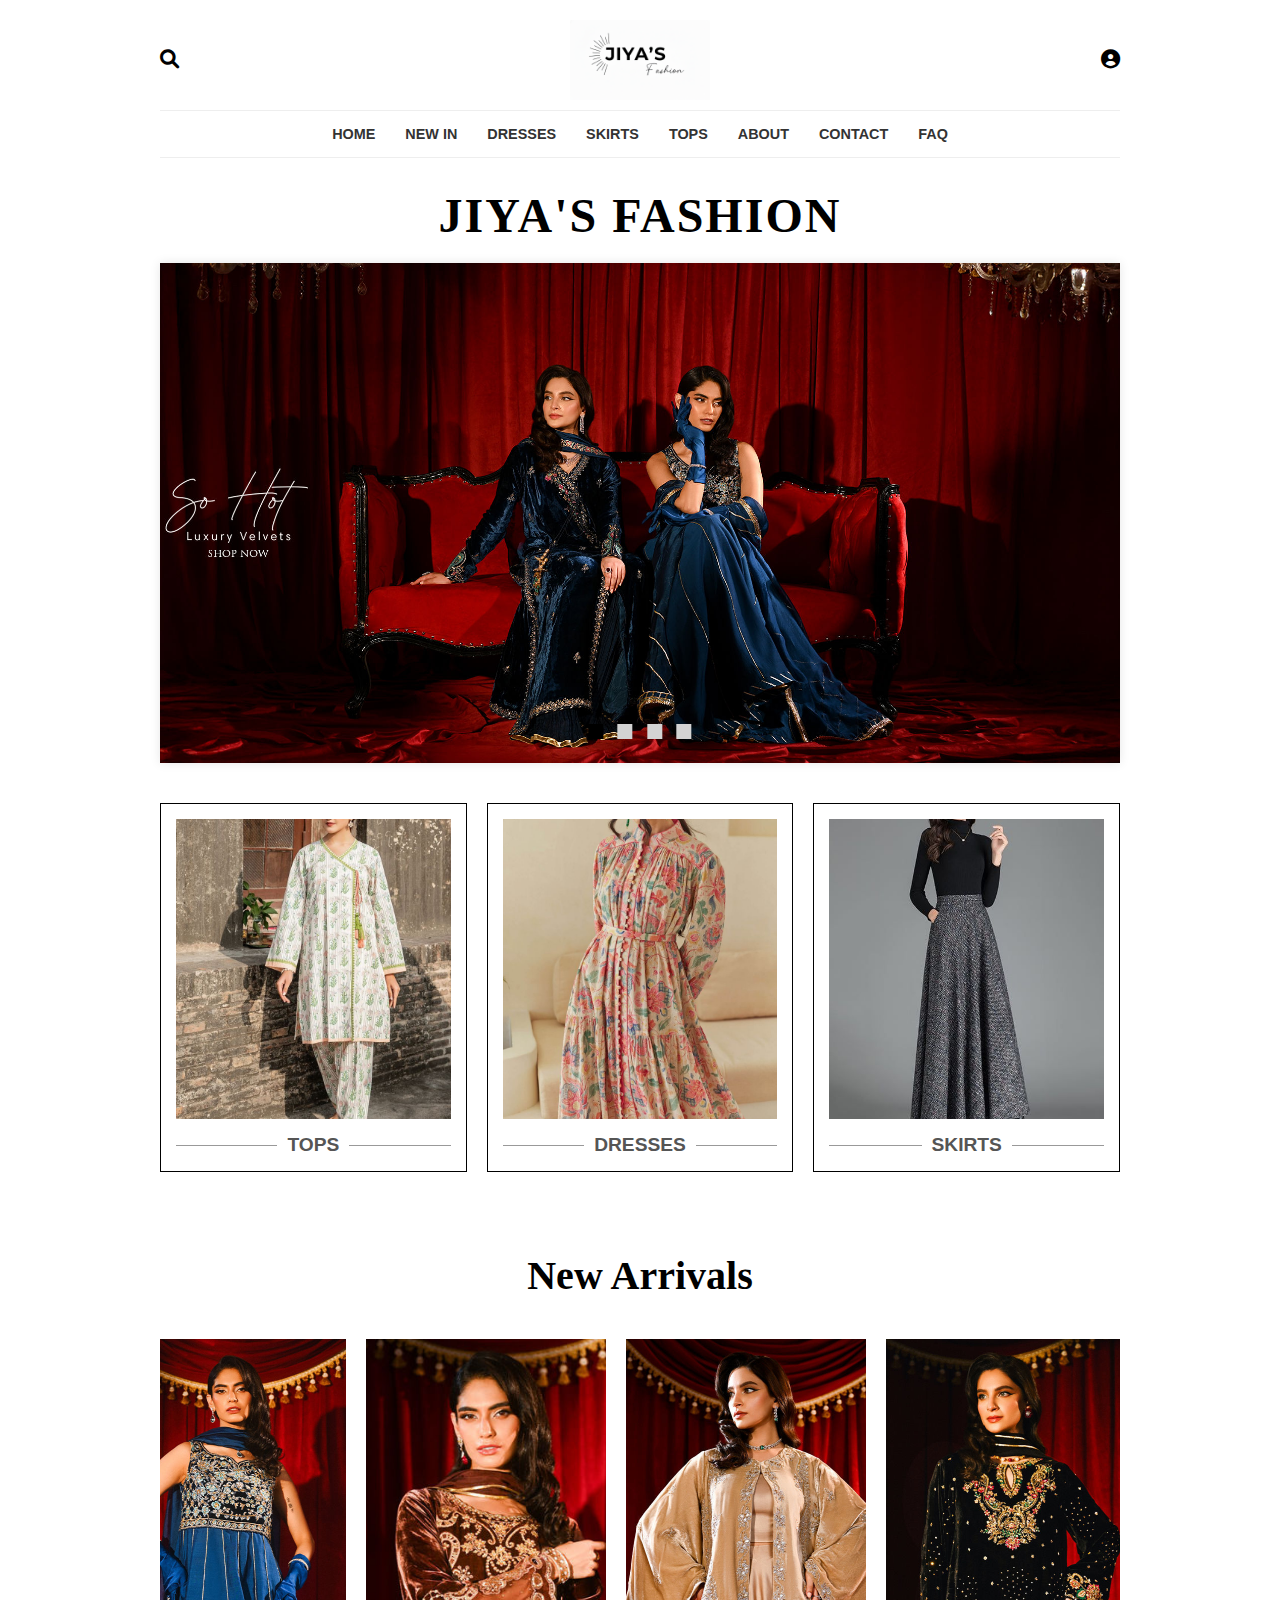
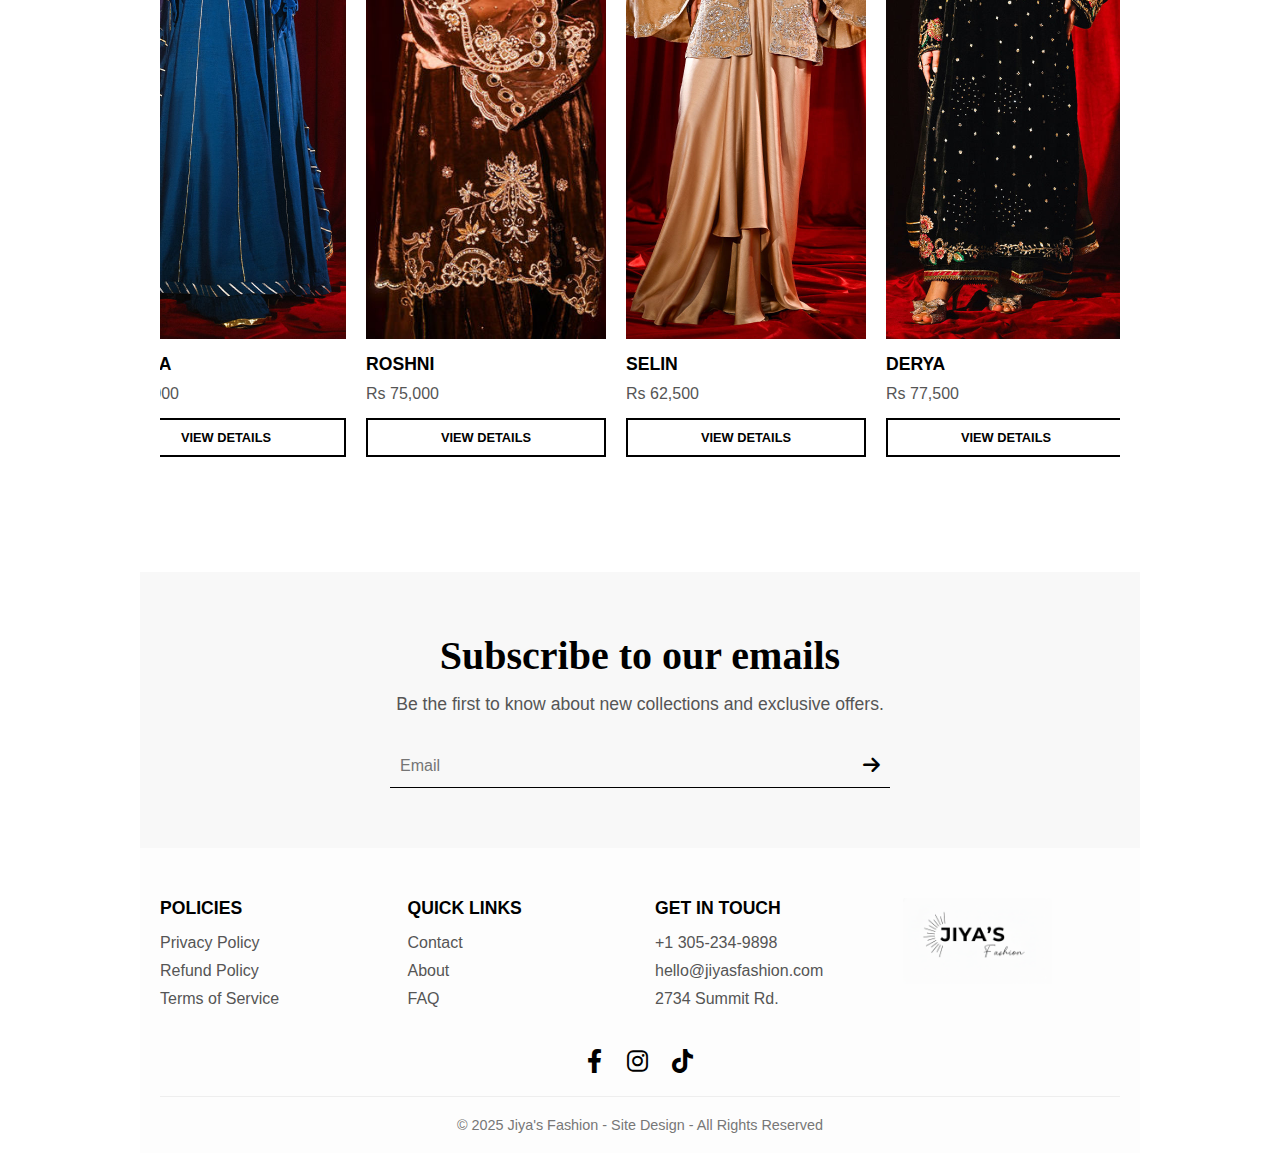
<file: index.html>
<!DOCTYPE html>
<html lang="en">
<head>
    <meta charset="UTF-8">
    <meta name="viewport" content="width=device-width, initial-scale=1.0">
    <title>Jiya's Fashion</title>

    <link rel="icon" type="image/png" href="img/LOGO 2.png">
    <link rel="stylesheet" href="style.css">
    <link rel="stylesheet" href="https://cdnjs.cloudflare.com/ajax/libs/font-awesome/6.0.0-beta3/css/all.min.css">
</head>
<body>

    <header>
        <div class="header-top">
            <div class="icon search-icon" id="search-icon">
                <i class="fas fa-search"></i>
            </div>
            <div class="logo">
                <img src="img/LOGO 2.png" alt="Jiya's Fashion Logo">
            </div>
            <div class="icon user-icon" id="user-icon">
                <i class="fas fa-user-circle"></i>
            </div>
        </div>
        
        <nav>
            <ul>
                <li><a href="index.html">Home</a></li>
                <li><a href="coming-soon.html">New In</a></li>
                <li><a href="coming-soon.html">Dresses</a></li>
                <li><a href="coming-soon.html">Skirts</a></li>
                <li><a href="coming-soon.html">Tops</a></li>
                <li><a href="about.html">About</a></li>
                <li><a href="contact.html">Contact</a></li>
                <li><a href="faq.html">FAQ</a></li>
            </ul>
        </nav>
    </header>

    <div id="search-overlay" class="search-overlay">
        <button id="close-search" class="close-btn">&times;</button>
        <div class="search-overlay-content">
            <form action="#" class="search-overlay-form">
                <input type="search" placeholder="Search" class="search-overlay-input">
                <button type="submit" class="search-overlay-button">
                    <i class="fas fa-search"></i>
                </button>
            </form>
        </div>
    </div>

    <main>
        <section class="hero">
            <h1 class="hero-title">JIYA'S FASHION</h1>
            
            <section class="hero-carousel">
                <div class="carousel-inner">
                    <div class="carousel-item active">
                        <img src="img/1 banner.jpeg" alt="Banner 1">
                    </div>
                    <div class="carousel-item">
                        <img src="img/2 banner.jpeg" alt="Banner 2">
                    </div>
                    <div class="carousel-item">
                        <img src="img/3 banner.jpeg" alt="Banner 3">
                    </div>
                    <div class="carousel-item">
                        <img src="img/4 banner.jpeg" alt="Banner 4">
                    </div>
                </div>
                <div class="carousel-dots">
                    <span class="dot active" data-slide-to="0"></span>
                    <span class="dot" data-slide-to="1"></span>
                    <span class="dot" data-slide-to="2"></span>
                    <span class="dot" data-slide-to="3"></span>
                </div>
            </section>
            
        </section>

        <section class="categories">
            <div class="category-item">
                <img src="img/TOP.jfif" alt="Tops Category">
                <h3 class="category-title">TOPS</h3>
            </div>
            <div class="category-item">
                <img src="img/DRESSES.jfif" alt="Dresses Category">
                <h3 class="category-title">DRESSES</h3>
            </div>
            <div class="category-item">
                <img src="img/SKIRTS.jfif" alt="Skirts Category">
                <h3 class="category-title">SKIRTS</h3>
            </div>
        </section>

        <section class="featured-products">
            <h2 class="section-title">New Arrivals</h2>
            <div class="product-grid">

                <div class="product-card">
                    <div class="product-image">
                        <img src="img/feriha 1.jpeg" alt="FERIHA">
                    </div>
                    <div class="product-info">
                        <h3 class="product-title">FERIHA</h3>
                        <span class="product-price">Rs 85,000</span>
                        <a href="feriha-detail.html" class="btn-details">View Details</a>
                    </div>
                </div>

                <div class="product-card">
                    <div class="product-image">
                        <img src="img/roshni 1.jpeg" alt="ROSHNI">
                    </div>
                    <div class="product-info">
                        <h3 class="product-title">ROSHNI</h3>
                        <span class="product-price">Rs 75,000</span>
                        <a href="roshni-detail.html" class="btn-details">View Details</a>
                    </div>
                </div>

                <div class="product-card">
                    <div class="product-image">
                        <img src="img/selin 1.jpeg" alt="SELIN">
                    </div>
                    <div class="product-info">
                        <h3 class="product-title">SELIN</h3>
                        <span class="product-price">Rs 62,500</span>
                        <a href="selin-detail.html" class="btn-details">View Details</a>
                    </div>
                </div>

                <div class="product-card">
                    <div class="product-image">
                        <img src="img/derya 1.jpeg" alt="DERYA">
                    </div>
                    <div class="product-info">
                        <h3 class="product-title">DERYA</h3>
                        <span class="product-price">Rs 77,500</span>
                        <a href="derya-detail.html" class="btn-details">View Details</a>
                    </div>
                </div>
                
                <div class="product-card">
                    <div class="product-image">
                        <img src="img/farah 1.jpeg" alt="FARAH">
                    </div>
                    <div class="product-info">
                        <h3 class="product-title">FARAH</h3>
                        <span class="product-price">Rs 66,000</span>
                        <a href="farah-detail.html" class="btn-details">View Details</a>
                    </div>
                </div>

            </div>
        </section>

        <section class="subscribe-section">
            <h2 class="section-title-subscribe">Subscribe to our emails</h2>
            <p>Be the first to know about new collections and exclusive offers.</p>
            <form class="subscribe-form">
                <input type="email" placeholder="Email" class="subscribe-input">
                <button typea="submit" class="subscribe-button">
                    <i class="fas fa-arrow-right"></i>
                </button>
            </form>
        </section>

    </main>

    <footer>
        <div class="footer-content">
            <div class="footer-column">
                <h3>Policies</h3>
                <ul>
                    <li><a href="privacy.html">Privacy Policy</a></li>
                    <li><a href="refund.html">Refund Policy</a></li>
                    <li><a href="terms.html">Terms of Service</a></li>
                </ul>
            </div>
            <div class="footer-column">
                <h3>Quick links</h3>
                <ul>
                    <li><a href="contact.html">Contact</a></li>
                    <li><a href="about.html">About</a></li>
                    <li><a href="faq.html">FAQ</a></li>
                </ul>
            </div>
            <div class="footer-column">
                <h3>Get in touch</h3>
                <ul>
                    <li><a href="tel:+13052349898">+1 305-234-9898</a></li>
                    <li><a href="mailto:hello@jiyasfashion.com">hello@jiyasfashion.com</a></li>
                    <li><a href="#">2734 Summit Rd.</a></li>
                </ul>
            </div>
            <div class="footer-column">
                <img src="img/LOGO 2.png" alt="Jiya's Fashion Logo" class="footer-logo">
            </div>
        </div>
        <div class="footer-social">
            <a href="#"><i class="fab fa-facebook-f"></i></a>
            <a href="#"><i class="fab fa-instagram"></i></a>
            <a href="#"><i class="fab fa-tiktok"></i></a>
        </div>
        <div class="footer-bottom">
            <p>&copy; 2025 Jiya's Fashion - Site Design - All Rights Reserved</p>
        </div>
    </footer>

    <script>
        document.addEventListener('DOMContentLoaded', () => {
            
            if (document.querySelector('.hero-carousel')) {
                let slideIndex = 0;
                const slides = document.querySelectorAll('.carousel-item');
                const dots = document.querySelectorAll('.dot');
                const totalSlides = slides.length;
                let isTransitioning = false;
                let autoSlideTimer;

                function showSlides(n = slideIndex + 1) {
                    if (isTransitioning || totalSlides === 0) return;
                    isTransitioning = true;
                    const oldSlideIndex = slideIndex;
                    if (n > totalSlides) {
                        slideIndex = 1;
                    } else if (n < 1) {
                        slideIndex = totalSlides;
                    } else {
                        slideIndex = n;
                    }
                    const newSlideIndex = slideIndex - 1;
                    const oldSlide = (oldSlideIndex > 0) ? slides[oldSlideIndex - 1] : null;
                    const newSlide = slides[newSlideIndex];
                    dots.forEach(dot => dot.classList.remove('active'));
                    if (dots.length > 0 && dots[newSlideIndex]) {
                        dots[newSlideIndex].classList.add('active');
                    }
                    if (oldSlide) {
                        oldSlide.classList.add('blur-out');
                        oldSlide.classList.remove('active');
                    }
                    newSlide.classList.add('active');
                    setTimeout(() => {
                        if (oldSlide) {
                            oldSlide.classList.remove('blur-out');
                        }
                        isTransitioning = false;
                    }, 1500); 
                    if (typeof autoSlideTimer !== 'undefined') {
                        clearTimeout(autoSlideTimer);
                        if (totalSlides > 1) {
                            autoSlideTimer = setTimeout(() => showSlides(), 5000); 
                        }
                    }
                }

                dots.forEach((dot, index) => {
                    dot.addEventListener('click', () => {
                        if (index !== slideIndex - 1) { 
                            showSlides(index + 1);
                        }
                    });
                });

                const initialSlides = document.querySelectorAll('.carousel-item');
                const initialDots = document.querySelectorAll('.dot');
                const initialTotalSlides = initialSlides.length;

                if (initialSlides.length > 0) {
                    initialSlides[0].classList.add('active', 'no-transition');
                }
                if (initialDots.length > 0) {
                    initialDots[0].classList.add('active');
                }
                if (initialTotalSlides > 1) {
                    autoSlideTimer = setTimeout(() => showSlides(), 5000);
                }
                setTimeout(() => {
                     if (initialSlides[0]) {
                        initialSlides[0].classList.remove('no-transition');
                     }
                }, 50);
            }

            const productSlider = document.querySelector('.product-grid');
            if (productSlider) {
                const items = productSlider.querySelectorAll('.product-card');
                items.forEach(item => {
                    const clone = item.cloneNode(true);
                    productSlider.appendChild(clone);
                });
                let scrollSpeed = 2;
                let scrollInterval;
                function startScroll() {
                    scrollInterval = setInterval(() => {
                        productSlider.scrollLeft += scrollSpeed;
                        if (productSlider.scrollLeft >= (productSlider.scrollWidth / 2)) {
                            productSlider.scrollLeft = 0;
                        }
                    }, 30);
                }
                function stopScroll() {
                    clearInterval(scrollInterval);
                }
                productSlider.addEventListener('mouseover', stopScroll);
                productSlider.addEventListener('mouseout', startScroll);
                startScroll();
            }

            const searchIcon = document.getElementById('search-icon');
            const searchOverlay = document.getElementById('search-overlay');
            const closeSearch = document.getElementById('close-search');

            if (searchIcon && searchOverlay && closeSearch) {
                searchIcon.addEventListener('click', (e) => {
                    e.preventDefault();
                    searchOverlay.classList.add('active');
                });
                closeSearch.addEventListener('click', () => {
                    searchOverlay.classList.remove('active');
                });
            }
            
            const userIcon = document.getElementById('user-icon');
            const loginModal = document.getElementById('login-modal');
            const closeModal = document.getElementById('close-modal');
            
            const loginForm = document.getElementById('login-form-container');
            const createAccountForm = document.getElementById('create-account-form-container');
            const showCreateAccountLink = document.getElementById('show-create-account-link');
            const showLoginLink = document.getElementById('show-login-link');

            if (userIcon && loginModal && closeModal && loginForm && createAccountForm && showCreateAccountLink && showLoginLink) {
                userIcon.addEventListener('click', (e) => {
                    e.preventDefault();
                    loginModal.classList.add('active');
                    loginForm.classList.add('active-form');
                    createAccountForm.classList.remove('active-form');
                });

                closeModal.addEventListener('click', () => {
                    loginModal.classList.remove('active');
                    loginForm.classList.remove('active-form');
                    createAccountForm.classList.remove('active-form');
                });

                loginModal.addEventListener('click', (e) => {
                    if (e.target === loginModal) {
                        loginModal.classList.remove('active');
                        loginForm.classList.remove('active-form');
                        createAccountForm.classList.remove('active-form');
                    }
                });
                
                showCreateAccountLink.addEventListener('click', (e) => {
                    e.preventDefault();
                    loginForm.classList.remove('active-form');
                    createAccountForm.classList.add('active-form');
                });
                
                showLoginLink.addEventListener('click', (e) => {
                    e.preventDefault();
                    createAccountForm.classList.remove('active-form');
                    loginForm.classList.add('active-form');
                });
            }

        });
    </script>

    <div id="login-modal" class="modal-overlay-container">
        <div class="modal-content">
            <button id="close-modal" class="close-btn">&times;</button>
            
            <div id="login-form-container" class="modal-form-container active-form">
                <h2>Login</h2>
                <form action="#" class="contact-form">
                    <div class="field">
                        <input type="email" placeholder="Email *" required>
                    </div>
                    <div class="field">
                        <input type="password" placeholder="Password *" required>
                    </div>
                    <button type="submit" class="btn-details">Login</button>
                </form>
                <p class="modal-switch">Don't have an account? <a href="#" id="show-create-account-link">Create one</a></p>
            </div>

            <div id="create-account-form-container" class="modal-form-container">
                <h2>Create Account</h2>
                <form action="#" class="contact-form">
                    <div class="field">
                        <input type="text" placeholder="Name *" required>
                    </div>
                    <div class="field">
                        <input type="email" placeholder="Email *" required>
                    </div>
                    <div class="field">
                        <input type="password" placeholder="Password *" required>
                    </div>
                    <button type="submit" class="btn-details">Create</button>
                </form>
                <p class="modal-switch">Already have an account? <a href="#" id="show-login-link">Login</a></p>
            </div>

        </div>
    </div>

</body>
</html>
</file>
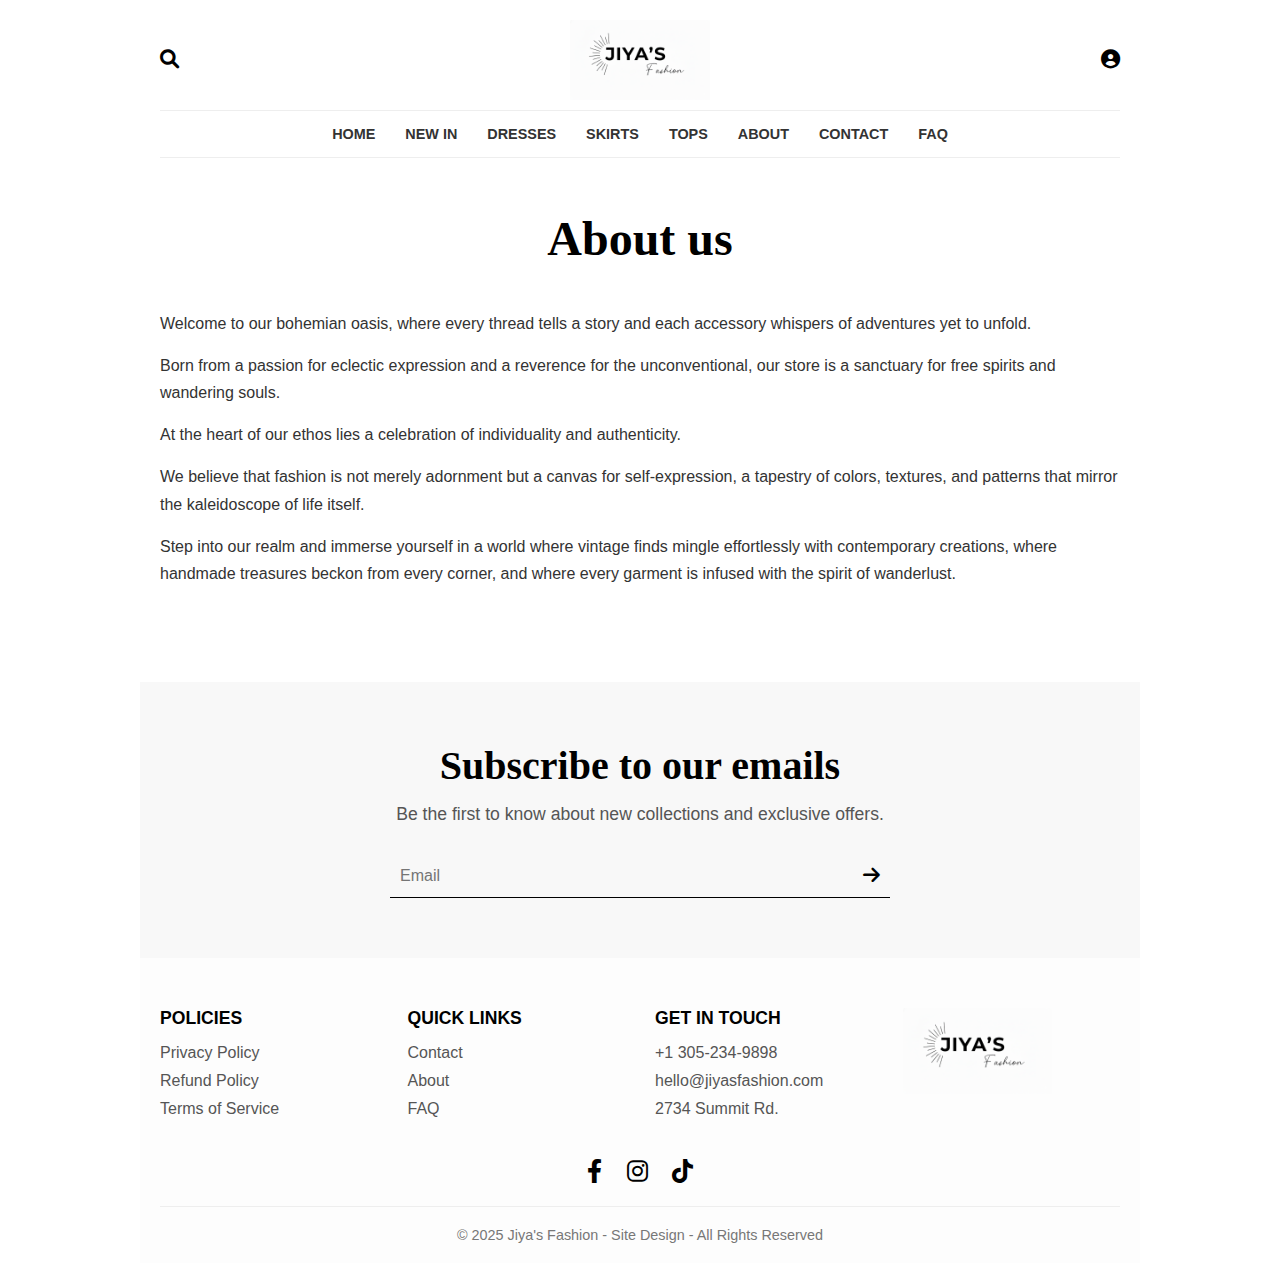
<file: about.html>
<!DOCTYPE html>
<html lang="en">
<head>
    <meta charset="UTF-8">
    <meta name="viewport" content="width=device-width, initial-scale=1.0">
    <title>About Us - Jiya's Fashion</title>
    <link rel="stylesheet" href="style.css">
    <link rel="stylesheet" href="https://cdnjs.cloudflare.com/ajax/libs/font-awesome/6.0.0-beta3/css/all.min.css">
</head>
<body>

    <header>
        <div class="header-top">
            <div class="icon search-icon" id="search-icon">
                <i class="fas fa-search"></i>
            </div>
            <div class="logo">
                <img src="img/LOGO 2.png" alt="Jiya's Fashion Logo">
            </div>
            <div class="icon user-icon" id="user-icon">
                <i class="fas fa-user-circle"></i>
            </div>
        </div>
        
        <nav>
            <ul>
                <li><a href="index.html">Home</a></li>
                <li><a href="coming-soon.html">New In</a></li>
                <li><a href="coming-soon.html">Dresses</a></li>
                <li><a href="coming-soon.html">Skirts</a></li>
                <li><a href="coming-soon.html">Tops</a></li>
                <li><a href="about.html">About</a></li>
                <li><a href="contact.html">Contact</a></li>
                <li><a href="faq.html">FAQ</a></li>
            </ul>
        </nav>
    </header>

    <div id="search-overlay" class="search-overlay">
        <button id="close-search" class="close-btn">&times;</button>
        <div class="search-overlay-content">
            <form action="#" class="search-overlay-form">
                <input type="search" placeholder="Search" class="search-overlay-input">
                <button type="submit" class="search-overlay-button">
                    <i class="fas fa-search"></i>
                </button>
            </form>
        </div>
    </div>

    <main>
        <div class="static-page-container">
            <h1>About us</h1>
            <p>Welcome to our bohemian oasis, where every thread tells a story and each accessory whispers of adventures yet to unfold.</p>
            <p>Born from a passion for eclectic expression and a reverence for the unconventional, our store is a sanctuary for free spirits and wandering souls.</p>
            <p>At the heart of our ethos lies a celebration of individuality and authenticity.</p>
            <p>We believe that fashion is not merely adornment but a canvas for self-expression, a tapestry of colors, textures, and patterns that mirror the kaleidoscope of life itself.</p>
            <p>Step into our realm and immerse yourself in a world where vintage finds mingle effortlessly with contemporary creations, where handmade treasures beckon from every corner, and where every garment is infused with the spirit of wanderlust.</p>
        </div>
        
        <section class="subscribe-section">
            <h2 class="section-title-subscribe">Subscribe to our emails</h2>
            <p>Be the first to know about new collections and exclusive offers.</p>
            <form class="subscribe-form">
                <input type="email" placeholder="Email" class="subscribe-input">
                <button typea="submit" class="subscribe-button">
                    <i class="fas fa-arrow-right"></i>
                </button>
            </form>
        </section>

    </main>

    <footer>
        <div class="footer-content">
            <div class="footer-column">
                <h3>Policies</h3>
                <ul>
                    <li><a href="privacy.html">Privacy Policy</a></li>
                    <li><a href="refund.html">Refund Policy</a></li>
                    <li><a href="terms.html">Terms of Service</a></li>
                </ul>
            </div>
            <div class="footer-column">
                <h3>Quick links</h3>
                <ul>
                    <li><a href="contact.html">Contact</a></li>
                    <li><a href="about.html">About</a></li>
                    <li><a href="faq.html">FAQ</a></li>
                </ul>
            </div>
            <div class="footer-column">
                <h3>Get in touch</h3>
                <ul>
                    <li><a href="tel:+13052349898">+1 305-234-9898</a></li>
                    <li><a href="mailto:hello@jiyasfashion.com">hello@jiyasfashion.com</a></li>
                    <li><a href="#">2734 Summit Rd.</a></li>
                </ul>
            </div>
            <div class="footer-column">
                <img src="img/LOGO 2.png" alt="Jiya's Fashion Logo" class="footer-logo">
            </div>
        </div>
        <div class="footer-social">
            <a href="#"><i class="fab fa-facebook-f"></i></a>
            <a href="#"><i class="fab fa-instagram"></i></a>
            <a href="#"><i class="fab fa-tiktok"></i></a>
        </div>
        <div class="footer-bottom">
            <p>&copy; 2025 Jiya's Fashion - Site Design - All Rights Reserved</p>
        </div>
    </footer>

    <script>
        document.addEventListener('DOMContentLoaded', () => {
            
            const searchIcon = document.getElementById('search-icon');
            const searchOverlay = document.getElementById('search-overlay');
            const closeSearch = document.getElementById('close-search');

            if (searchIcon && searchOverlay && closeSearch) {
                searchIcon.addEventListener('click', (e) => {
                    e.preventDefault();
                    searchOverlay.classList.add('active');
                });
                closeSearch.addEventListener('click', () => {
                    searchOverlay.classList.remove('active');
                });
            }
            
            const userIcon = document.getElementById('user-icon');
            const loginModal = document.getElementById('login-modal');
            const closeModal = document.getElementById('close-modal');
            
            const loginForm = document.getElementById('login-form-container');
            const createAccountForm = document.getElementById('create-account-form-container');
            const showCreateAccountLink = document.getElementById('show-create-account-link');
            const showLoginLink = document.getElementById('show-login-link');

            if (userIcon && loginModal && closeModal && loginForm && createAccountForm && showCreateAccountLink && showLoginLink) {
                userIcon.addEventListener('click', (e) => {
                    e.preventDefault();
                    loginModal.classList.add('active');
                    loginForm.classList.add('active-form');
                    createAccountForm.classList.remove('active-form');
                });

                closeModal.addEventListener('click', () => {
                    loginModal.classList.remove('active');
                    loginForm.classList.remove('active-form');
                    createAccountForm.classList.remove('active-form');
                });

                loginModal.addEventListener('click', (e) => {
                    if (e.target === loginModal) {
                        loginModal.classList.remove('active');
                        loginForm.classList.remove('active-form');
                        createAccountForm.classList.remove('active-form');
                    }
                });
                
                showCreateAccountLink.addEventListener('click', (e) => {
                    e.preventDefault();
                    loginForm.classList.remove('active-form');
                    createAccountForm.classList.add('active-form');
                });
                
                showLoginLink.addEventListener('click', (e) => {
                    e.preventDefault();
                    createAccountForm.classList.remove('active-form');
                    loginForm.classList.add('active-form');
                });
            }

        });
    </script>

    <div id="login-modal" class="modal-overlay-container">
        <div class="modal-content">
            <button id="close-modal" class="close-btn">&times;</button>
            
            <div id="login-form-container" class="modal-form-container active-form">
                <h2>Login</h2>
                <form action="#" class="contact-form">
                    <div class="field">
                        <input type="email" placeholder="Email *" required>
                    </div>
                    <div class="field">
                        <input type="password" placeholder="Password *" required>
                    </div>
                    <button type="submit" class="btn-details">Login</button>
                </form>
                <p class="modal-switch">Don't have an account? <a href="#" id="show-create-account-link">Create one</a></p>
            </div>

            <div id="create-account-form-container" class="modal-form-container">
                <h2>Create Account</h2>
                <form action="#" class="contact-form">
                    <div class="field">
                        <input type="text" placeholder="Name *" required>
                    </div>
                    <div class="field">
                        <input type="email" placeholder="Email *" required>
                    </div>
                    <div class="field">
                        <input type="password" placeholder="Password *" required>
                    </div>
                    <button type="submit" class="btn-details">Create</button>
                </form>
                <p class="modal-switch">Already have an account? <a href="#" id="show-login-link">Login</a></p>
            </div>

        </div>
    </div>

</body>
</html>
</file>
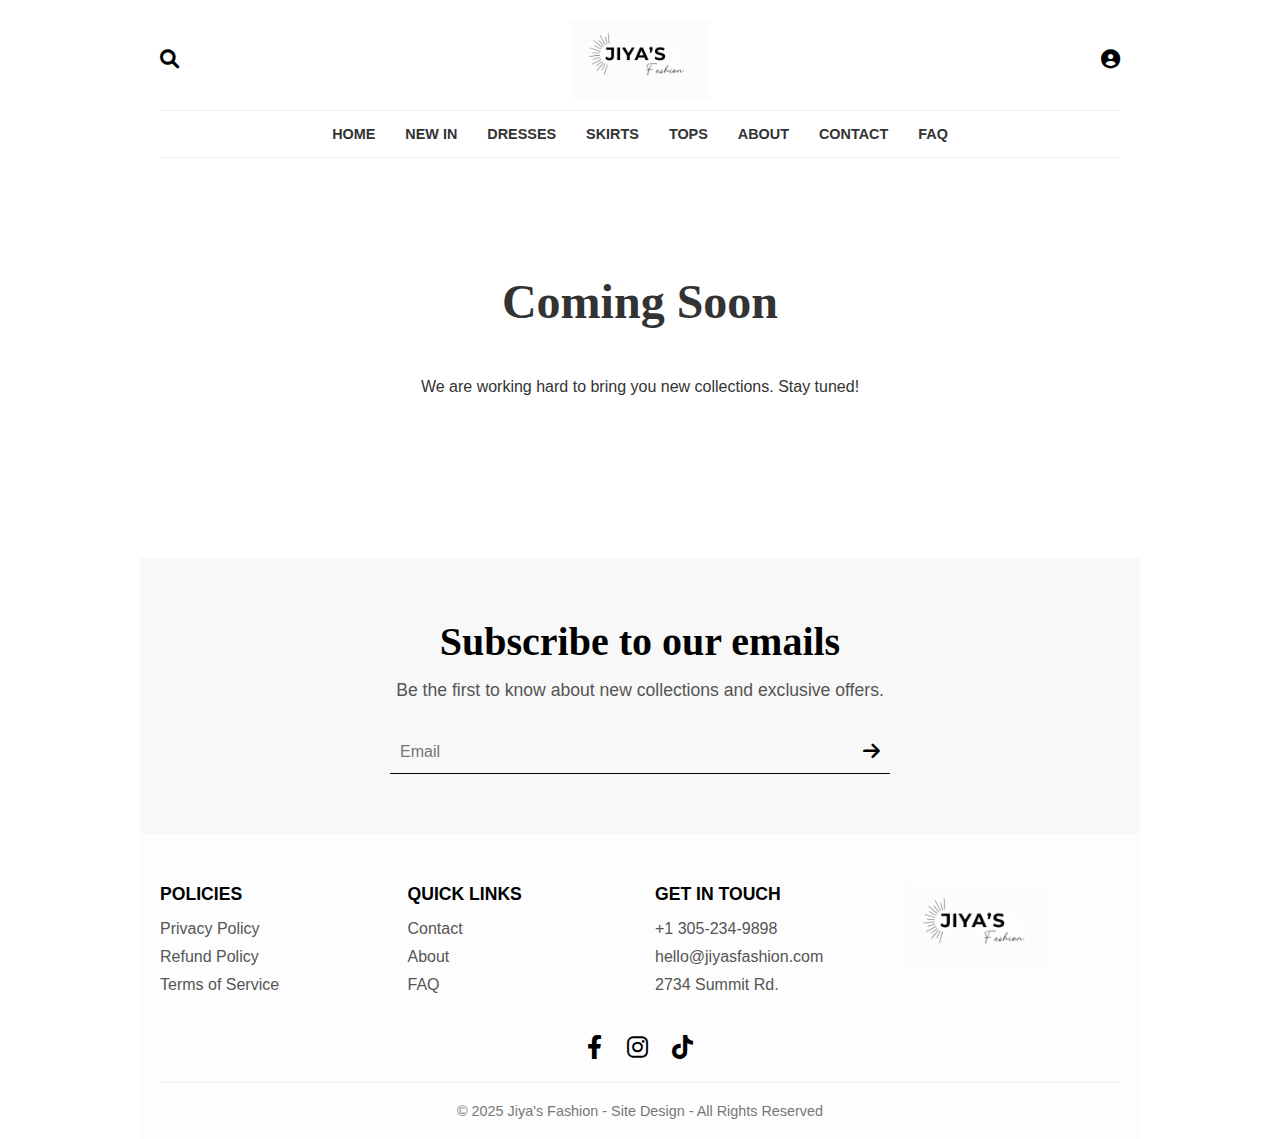
<file: coming-soon.html>
<!DOCTYPE html>
<html lang="en">
<head>
    <meta charset="UTF-8">
    <meta name="viewport" content="width=device-width, initial-scale=1.0">
    <title>Coming Soon - Jiya's Fashion</title>
    <link rel="stylesheet" href="style.css">
    <link rel="stylesheet" href="https://cdnjs.cloudflare.com/ajax/libs/font-awesome/6.0.0-beta3/css/all.min.css">
</head>
<body>

    <header>
        <div class="header-top">
            <div class="icon search-icon" id="search-icon">
                <i class="fas fa-search"></i>
            </div>
            <div class="logo">
                <img src="img/LOGO 2.png" alt="Jiya's Fashion Logo">
            </div>
            <div class="icon user-icon" id="user-icon">
                <i class="fas fa-user-circle"></i>
            </div>
        </div>
        
        <nav>
            <ul>
                <li><a href="index.html">Home</a></li>
                <li><a href="coming-soon.html">New In</a></li>
                <li><a href="coming-soon.html">Dresses</a></li>
                <li><a href="coming-soon.html">Skirts</a></li>
                <li><a href="coming-soon.html">Tops</a></li>
                <li><a href="about.html">About</a></li>
                <li><a href="contact.html">Contact</a></li>
                <li><a href="faq.html">FAQ</a></li>
            </ul>
        </nav>
    </header>

    <div id="search-overlay" class="search-overlay">
        <button id="close-search" class="close-btn">&times;</button>
        <div class="search-overlay-content">
            <form action="#" class="search-overlay-form">
                <input type="search" placeholder="Search" class="search-overlay-input">
                <button type="submit" class="search-overlay-button">
                    <i class="fas fa-search"></i>
                </button>
            </form>
        </div>
    </div>

    <main>
        <div class="static-page-container coming-soon-container">
            <h1 class="coming-soon-title">Coming Soon</h1>
            <p class="coming-soon-text">We are working hard to bring you new collections. Stay tuned!</p>
        </div>
        
        <section class="subscribe-section">
            <h2 class="section-title-subscribe">Subscribe to our emails</h2>
            <p>Be the first to know about new collections and exclusive offers.</p>
            <form class="subscribe-form">
                <input type="email" placeholder="Email" class="subscribe-input">
                <button typea="submit" class="subscribe-button">
                    <i class="fas fa-arrow-right"></i>
                </button>
            </form>
        </section>

    </main>

    <footer>
        <div class="footer-content">
            <div class="footer-column">
                <h3>Policies</h3>
                <ul>
                    <li><a href="privacy.html">Privacy Policy</a></li>
                    <li><a href="refund.html">Refund Policy</a></li>
                    <li><a href="terms.html">Terms of Service</a></li>
                </ul>
            </div>
            <div class="footer-column">
                <h3>Quick links</h3>
                <ul>
                    <li><a href="contact.html">Contact</a></li>
                    <li><a href="about.html">About</a></li>
                    <li><a href="faq.html">FAQ</a></li>
                </ul>
            </div>
            <div class="footer-column">
                <h3>Get in touch</h3>
                <ul>
                    <li><a href="tel:+13052349898">+1 305-234-9898</a></li>
                    <li><a href="mailto:hello@jiyasfashion.com">hello@jiyasfashion.com</a></li>
                    <li><a href="#">2734 Summit Rd.</a></li>
                </ul>
            </div>
            <div class="footer-column">
                <img src="img/LOGO 2.png" alt="Jiya's Fashion Logo" class="footer-logo">
            </div>
        </div>
        <div class="footer-social">
            <a href="#"><i class="fab fa-facebook-f"></i></a>
            <a href="#"><i class="fab fa-instagram"></i></a>
            <a href="#"><i class="fab fa-tiktok"></i></a>
        </div>
        <div class="footer-bottom">
            <p>&copy; 2025 Jiya's Fashion - Site Design - All Rights Reserved</p>
        </div>
    </footer>

    <script>
        document.addEventListener('DOMContentLoaded', () => {
            
            const searchIcon = document.getElementById('search-icon');
            const searchOverlay = document.getElementById('search-overlay');
            const closeSearch = document.getElementById('close-search');

            if (searchIcon && searchOverlay && closeSearch) {
                searchIcon.addEventListener('click', (e) => {
                    e.preventDefault();
                    searchOverlay.classList.add('active');
                });
                closeSearch.addEventListener('click', () => {
                    searchOverlay.classList.remove('active');
                });
            }
            
            const userIcon = document.getElementById('user-icon');
            const loginModal = document.getElementById('login-modal');
            const closeModal = document.getElementById('close-modal');
            
            const loginForm = document.getElementById('login-form-container');
            const createAccountForm = document.getElementById('create-account-form-container');
            const showCreateAccountLink = document.getElementById('show-create-account-link');
            const showLoginLink = document.getElementById('show-login-link');

            if (userIcon && loginModal && closeModal && loginForm && createAccountForm && showCreateAccountLink && showLoginLink) {
                userIcon.addEventListener('click', (e) => {
                    e.preventDefault();
                    loginModal.classList.add('active');
                    loginForm.classList.add('active-form');
                    createAccountForm.classList.remove('active-form');
                });

                closeModal.addEventListener('click', () => {
                    loginModal.classList.remove('active');
                    loginForm.classList.remove('active-form');
                    createAccountForm.classList.remove('active-form');
                });

                loginModal.addEventListener('click', (e) => {
                    if (e.target === loginModal) {
                        loginModal.classList.remove('active');
                        loginForm.classList.remove('active-form');
                        createAccountForm.classList.remove('active-form');
                    }
                });
                
                showCreateAccountLink.addEventListener('click', (e) => {
                    e.preventDefault();
                    loginForm.classList.remove('active-form');
                    createAccountForm.classList.add('active-form');
                });
                
                showLoginLink.addEventListener('click', (e) => {
                    e.preventDefault();
                    createAccountForm.classList.remove('active-form');
                    loginForm.classList.add('active-form');
                });
            }

        });
    </script>

    <div id="login-modal" class="modal-overlay-container">
        <div class="modal-content">
            <button id="close-modal" class="close-btn">&times;</button>
            
            <div id="login-form-container" class="modal-form-container active-form">
                <h2>Login</h2>
                <form action="#" class="contact-form">
                    <div class="field">
                        <input type="email" placeholder="Email *" required>
                    </div>
                    <div class="field">
                        <input type="password" placeholder="Password *" required>
                    </div>
                    <button type="submit" class="btn-details">Login</button>
                </form>
                <p class="modal-switch">Don't have an account? <a href="#" id="show-create-account-link">Create one</a></p>
            </div>

            <div id="create-account-form-container" class="modal-form-container">
                <h2>Create Account</h2>
                <form action="#" class="contact-form">
                    <div class="field">
                        <input type="text" placeholder="Name *" required>
                    </div>
                    <div class="field">
                        <input type="email" placeholder="Email *" required>
                    </div>
                    <div class="field">
                        <input type="password" placeholder="Password *" required>
                    </div>
                    <button type="submit" class="btn-details">Create</button>
                </form>
                <p class="modal-switch">Already have an account? <a href="#" id="show-login-link">Login</a></p>
            </div>

        </div>
    </div>

</body>
</html>
</file>
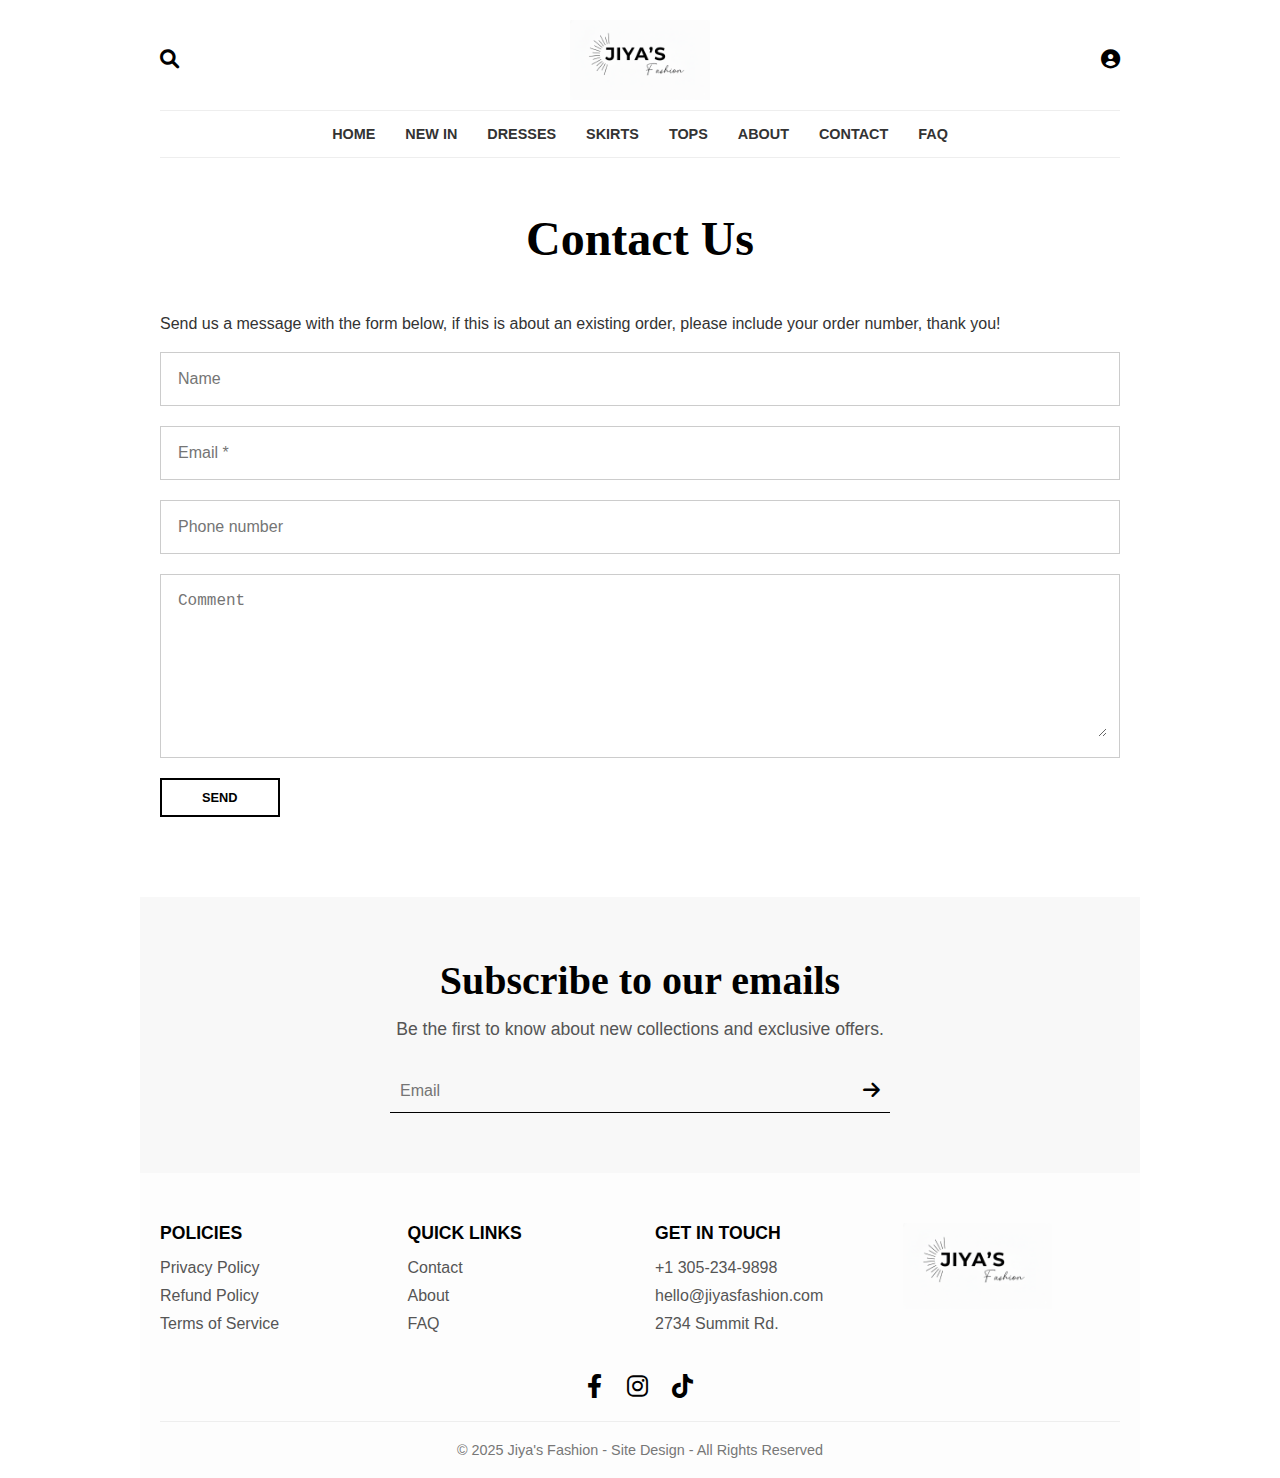
<file: contact.html>
<!DOCTYPE html>
<html lang="en">
<head>
    <meta charset="UTF-8">
    <meta name="viewport" content="width=device-width, initial-scale=1.0">
    <title>Contact Us - Jiya's Fashion</title>
    <link rel="stylesheet" href="style.css">
    <link rel="stylesheet" href="https://cdnjs.cloudflare.com/ajax/libs/font-awesome/6.0.0-beta3/css/all.min.css">
</head>
<body>

    <header>
        <div class="header-top">
            <div class="icon search-icon" id="search-icon">
                <i class="fas fa-search"></i>
            </div>
            <div class="logo">
                <img src="img/LOGO 2.png" alt="Jiya's Fashion Logo">
            </div>
            <div class="icon user-icon" id="user-icon">
                <i class="fas fa-user-circle"></i>
            </div>
        </div>
        
        <nav>
            <ul>
                <li><a href="index.html">Home</a></li>
                <li><a href="coming-soon.html">New In</a></li>
                <li><a href="coming-soon.html">Dresses</a></li>
                <li><a href="coming-soon.html">Skirts</a></li>
                <li><a href="coming-soon.html">Tops</a></li>
                <li><a href="about.html">About</a></li>
                <li><a href="contact.html">Contact</a></li>
                <li><a href="faq.html">FAQ</a></li>
            </ul>
        </nav>
    </header>

    <div id="search-overlay" class="search-overlay">
        <button id="close-search" class="close-btn">&times;</button>
        <div class="search-overlay-content">
            <form action="#" class="search-overlay-form">
                <input type="search" placeholder="Search" class="search-overlay-input">
                <button type="submit" class="search-overlay-button">
                    <i class="fas fa-search"></i>
                </button>
            </form>
        </div>
    </div>

    <main>
        <div class="static-page-container">
            <h1>Contact Us</h1>
            <p>Send us a message with the form below, if this is about an existing order, please include your order number, thank you!</p>
            
            <form action="#" method="post" class="contact-form">
                <div class="field">
                    <input type="text" id="name" name="name" placeholder="Name">
                </div>
                <div class="field">
                    <input type="email" id="email" name="email" placeholder="Email *" required>
                </div>
                <div class="field">
                    <input type="tel" id="phone" name="phone" placeholder="Phone number">
                </div>
                <div class="field">
                    <textarea id="comment" name="comment" placeholder="Comment"></textarea>
                </div>
                <button type="submit" class="btn-details">Send</button>
            </form>
        </div>
        
        <section class="subscribe-section">
            <h2 class="section-title-subscribe">Subscribe to our emails</h2>
            <p>Be the first to know about new collections and exclusive offers.</p>
            <form class="subscribe-form">
                <input type="email" placeholder="Email" class="subscribe-input">
                <button typea="submit" class="subscribe-button">
                    <i class="fas fa-arrow-right"></i>
                </button>
            </form>
        </section>

    </main>

    <footer>
        <div class="footer-content">
            <div class="footer-column">
                <h3>Policies</h3>
                <ul>
                    <li><a href="privacy.html">Privacy Policy</a></li>
                    <li><a href="refund.html">Refund Policy</a></li>
                    <li><a href="terms.html">Terms of Service</a></li>
                </ul>
            </div>
            <div class="footer-column">
                <h3>Quick links</h3>
                <ul>
                    <li><a href="contact.html">Contact</a></li>
                    <li><a href="about.html">About</a></li>
                    <li><a href="faq.html">FAQ</a></li>
                </ul>
            </div>
            <div class="footer-column">
                <h3>Get in touch</h3>
                <ul>
                    <li><a href="tel:+13052349898">+1 305-234-9898</a></li>
                    <li><a href="mailto:hello@jiyasfashion.com">hello@jiyasfashion.com</a></li>
                    <li><a href="#">2734 Summit Rd.</a></li>
                </ul>
            </div>
            <div class="footer-column">
                <img src="img/LOGO 2.png" alt="Jiya's Fashion Logo" class="footer-logo">
            </div>
        </div>
        <div class="footer-social">
            <a href="#"><i class="fab fa-facebook-f"></i></a>
            <a href="#"><i class="fab fa-instagram"></i></a>
            <a href="#"><i class="fab fa-tiktok"></i></a>
        </div>
        <div class="footer-bottom">
            <p>&copy; 2025 Jiya's Fashion - Site Design - All Rights Reserved</p>
        </div>
    </footer>

    <script>
        document.addEventListener('DOMContentLoaded', () => {
            
            const searchIcon = document.getElementById('search-icon');
            const searchOverlay = document.getElementById('search-overlay');
            const closeSearch = document.getElementById('close-search');

            if (searchIcon && searchOverlay && closeSearch) {
                searchIcon.addEventListener('click', (e) => {
                    e.preventDefault();
                    searchOverlay.classList.add('active');
                });
                closeSearch.addEventListener('click', () => {
                    searchOverlay.classList.remove('active');
                });
            }
            
            const userIcon = document.getElementById('user-icon');
            const loginModal = document.getElementById('login-modal');
            const closeModal = document.getElementById('close-modal');
            
            const loginForm = document.getElementById('login-form-container');
            const createAccountForm = document.getElementById('create-account-form-container');
            const showCreateAccountLink = document.getElementById('show-create-account-link');
            const showLoginLink = document.getElementById('show-login-link');

            if (userIcon && loginModal && closeModal && loginForm && createAccountForm && showCreateAccountLink && showLoginLink) {
                userIcon.addEventListener('click', (e) => {
                    e.preventDefault();
                    loginModal.classList.add('active');
                    loginForm.classList.add('active-form');
                    createAccountForm.classList.remove('active-form');
                });

                closeModal.addEventListener('click', () => {
                    loginModal.classList.remove('active');
                    loginForm.classList.remove('active-form');
                    createAccountForm.classList.remove('active-form');
                });

                loginModal.addEventListener('click', (e) => {
                    if (e.target === loginModal) {
                        loginModal.classList.remove('active');
                        loginForm.classList.remove('active-form');
                        createAccountForm.classList.remove('active-form');
                    }
                });
                
                showCreateAccountLink.addEventListener('click', (e) => {
                    e.preventDefault();
                    loginForm.classList.remove('active-form');
                    createAccountForm.classList.add('active-form');
                });
                
                showLoginLink.addEventListener('click', (e) => {
                    e.preventDefault();
                    createAccountForm.classList.remove('active-form');
                    loginForm.classList.add('active-form');
                });
            }

        });
    </script>

    <div id="login-modal" class="modal-overlay-container">
        <div class="modal-content">
            <button id="close-modal" class="close-btn">&times;</button>
            
            <div id="login-form-container" class="modal-form-container active-form">
                <h2>Login</h2>
                <form action="#" class="contact-form">
                    <div class="field">
                        <input type="email" placeholder="Email *" required>
                    </div>
                    <div class="field">
                        <input type="password" placeholder="Password *" required>
                    </div>
                    <button type="submit" class="btn-details">Login</button>
                </form>
                <p class="modal-switch">Don't have an account? <a href="#" id="show-create-account-link">Create one</a></p>
            </div>

            <div id="create-account-form-container" class="modal-form-container">
                <h2>Create Account</h2>
                <form action="#" class="contact-form">
                    <div class="field">
                        <input type="text" placeholder="Name *" required>
                    </div>
                    <div class="field">
                        <input type="email" placeholder="Email *" required>
                    </div>
                    <div class="field">
                        <input type="password" placeholder="Password *" required>
                    </div>
                    <button type="submit" class="btn-details">Create</button>
                </form>
                <p class="modal-switch">Already have an account? <a href="#" id="show-login-link">Login</a></p>
            </div>

        </div>
    </div>

</body>
</html>
</file>
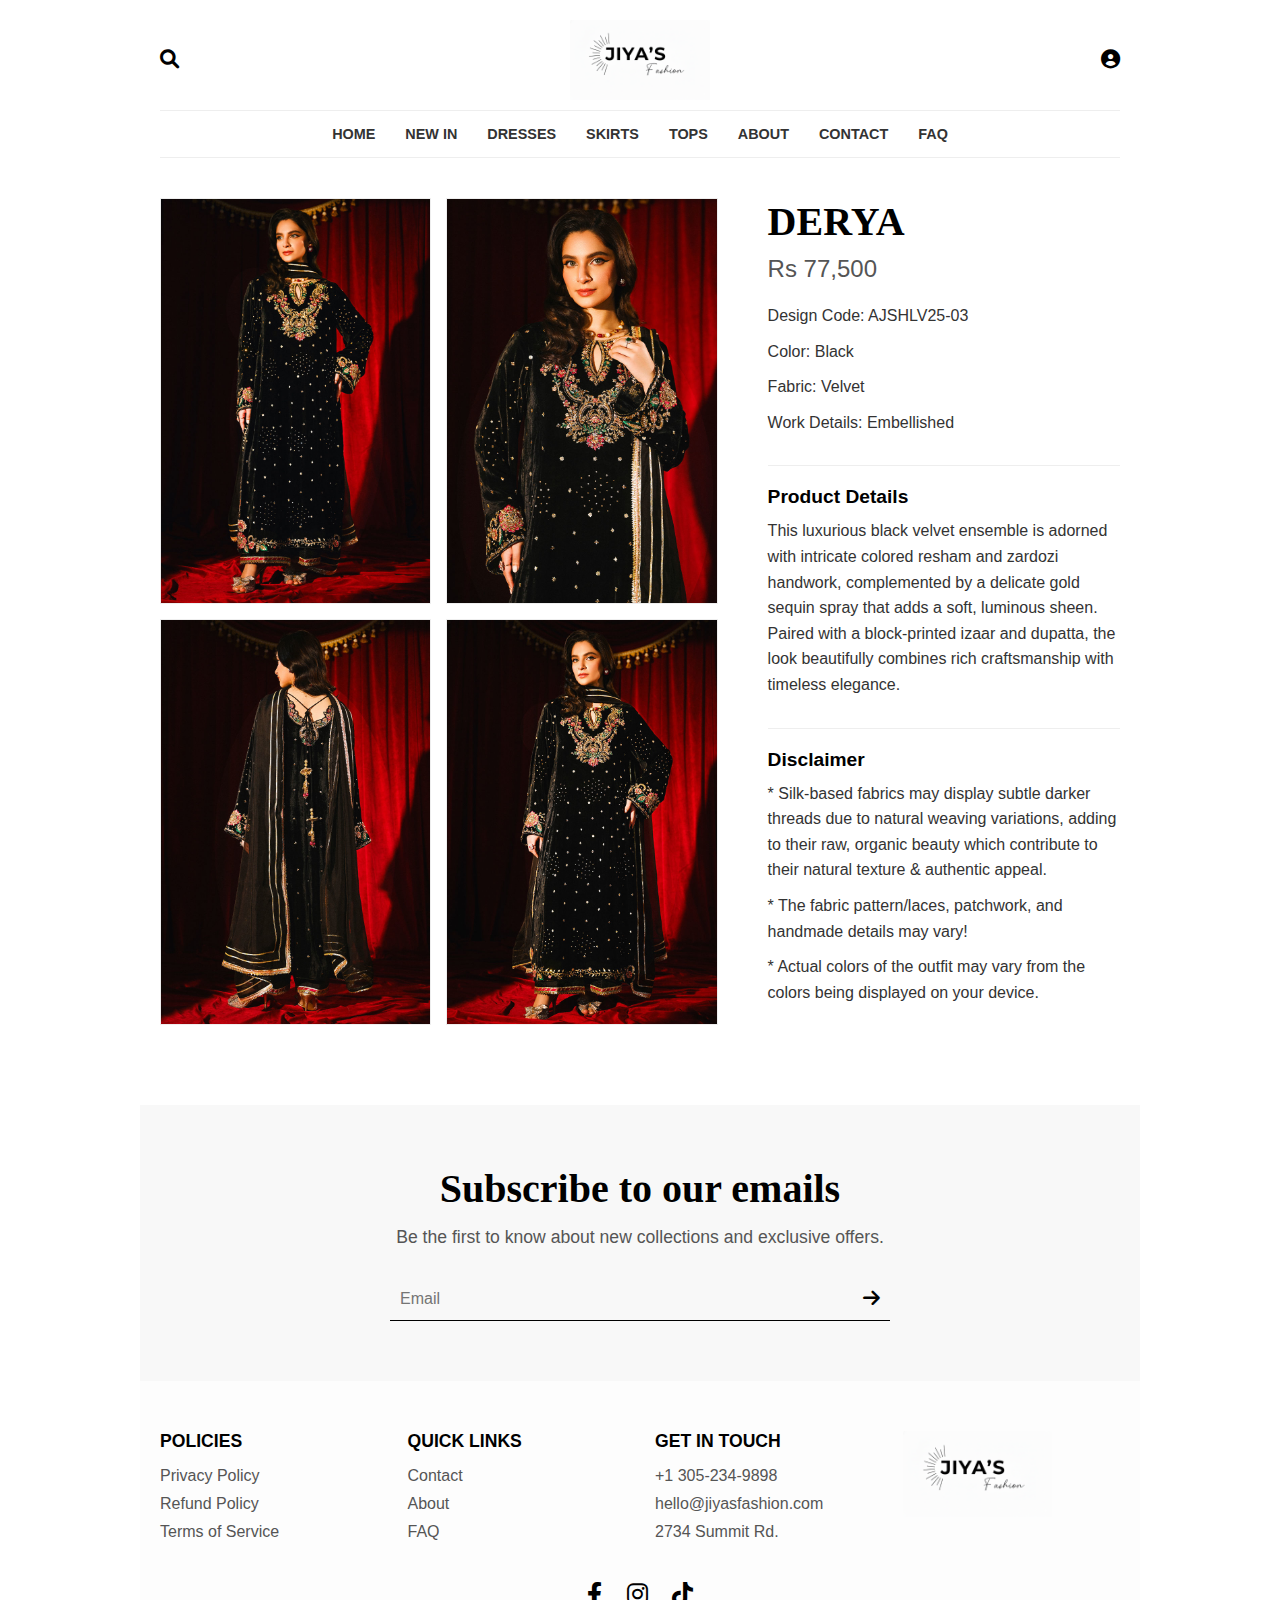
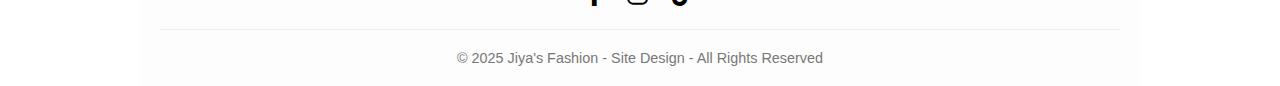
<file: derya-detail.html>
<!DOCTYPE html>
<html lang="en">
<head>
    <meta charset="UTF-8">
    <meta name="viewport" content="width=device-width, initial-scale=1.0">
    <title>DERYA - Jiya's Fashion</title>
    <link rel="stylesheet" href="style.css">
    <link rel="stylesheet" href="https://cdnjs.cloudflare.com/ajax/libs/font-awesome/6.0.0-beta3/css/all.min.css">
</head>
<body>

    <header>
        <div class="header-top">
            <div class="icon search-icon" id="search-icon">
                <i class="fas fa-search"></i>
            </div>
            <div class="logo">
                <img src="img/LOGO 2.png" alt="Jiya's Fashion Logo">
            </div>
            <div class="icon user-icon" id="user-icon">
                <i class="fas fa-user-circle"></i>
            </div>
        </div>
        
        <nav>
            <ul>
                <li><a href="index.html">Home</a></li>
                <li><a href="coming-soon.html">New In</a></li>
                <li><a href="coming-soon.html">Dresses</a></li>
                <li><a href="coming-soon.html">Skirts</a></li>
                <li><a href="coming-soon.html">Tops</a></li>
                <li><a href="about.html">About</a></li>
                <li><a href="contact.html">Contact</a></li>
                <li><a href="faq.html">FAQ</a></li>
            </ul>
        </nav>
    </header>

    <div id="search-overlay" class="search-overlay">
        <button id="close-search" class="close-btn">&times;</button>
        <div class="search-overlay-content">
            <form action="#" class="search-overlay-form">
                <input type="search" placeholder="Search" class="search-overlay-input">
                <button type="submit" class="search-overlay-button">
                    <i class="fas fa-search"></i>
                </button>
            </form>
        </div>
    </div>

    <main>
        <div class="product-detail-container">
            <div class="product-detail-gallery">
                <img src="img/derya 1.jpeg" alt="DERYA image 1">
                <img src="img/derya 2.jpeg" alt="DERYA image 2">
                <img src="img/derya 3.jpeg" alt="DERYA image 3">
                <img src="img/derya 4.jpeg" alt="DERYA image 4">
            </div>
            <div class="product-detail-info">
                <h2>DERYA</h2>
                <span class="detail-price">Rs 77,500</span>
                
                <p>Design Code: AJSHLV25-03</p>
                <p>Color: Black</p>
                <p>Fabric: Velvet</p>
                <p>Work Details: Embellished</p>

                <div class="detail-section">
                    <h3>Product Details</h3>
                    <p>This luxurious black velvet ensemble is adorned with intricate colored resham and zardozi handwork, complemented by a delicate gold sequin spray that adds a soft, luminous sheen. Paired with a block-printed izaar and dupatta, the look beautifully combines rich craftsmanship with timeless elegance.</p>
                </div>

                <div class="detail-section">
                    <h3>Disclaimer</h3>
                    <p>* Silk-based fabrics may display subtle darker threads due to natural weaving variations, adding to their raw, organic beauty which contribute to their natural texture & authentic appeal.</p>
                    <p>* The fabric pattern/laces, patchwork, and handmade details may vary!</p>
                    <p>* Actual colors of the outfit may vary from the colors being displayed on your device.</p>
                </div>
            </div>
        </div>
        
        <section class="subscribe-section">
            <h2 class="section-title-subscribe">Subscribe to our emails</h2>
            <p>Be the first to know about new collections and exclusive offers.</p>
            <form class="subscribe-form">
                <input type="email" placeholder="Email" class="subscribe-input">
                <button typea="submit" class="subscribe-button">
                    <i class="fas fa-arrow-right"></i>
                </button>
            </form>
        </section>

    </main>

    <footer>
        <div class="footer-content">
            <div class="footer-column">
                <h3>Policies</h3>
                <ul>
                    <li><a href="privacy.html">Privacy Policy</a></li>
                    <li><a href="refund.html">Refund Policy</a></li>
                    <li><a href="terms.html">Terms of Service</a></li>
                </ul>
            </div>
            <div class="footer-column">
                <h3>Quick links</h3>
                <ul>
                    <li><a href="contact.html">Contact</a></li>
                    <li><a href="about.html">About</a></li>
                    <li><a href="faq.html">FAQ</a></li>
                </ul>
            </div>
            <div class="footer-column">
                <h3>Get in touch</h3>
                <ul>
                    <li><a href="tel:+13052349898">+1 305-234-9898</a></li>
                    <li><a href="mailto:hello@jiyasfashion.com">hello@jiyasfashion.com</a></li>
                    <li><a href="#">2734 Summit Rd.</a></li>
                </ul>
            </div>
            <div class="footer-column">
                <img src="img/LOGO 2.png" alt="Jiya's Fashion Logo" class="footer-logo">
            </div>
        </div>
        <div class="footer-social">
            <a href="#"><i class="fab fa-facebook-f"></i></a>
            <a href="#"><i class="fab fa-instagram"></i></a>
            <a href="#"><i class="fab fa-tiktok"></i></a>
        </div>
        <div class="footer-bottom">
            <p>&copy; 2025 Jiya's Fashion - Site Design - All Rights Reserved</p>
        </div>
    </footer>

    <script>
        document.addEventListener('DOMContentLoaded', () => {
            
            const searchIcon = document.getElementById('search-icon');
            const searchOverlay = document.getElementById('search-overlay');
            const closeSearch = document.getElementById('close-search');

            if (searchIcon && searchOverlay && closeSearch) {
                searchIcon.addEventListener('click', (e) => {
                    e.preventDefault();
                    searchOverlay.classList.add('active');
                });
                closeSearch.addEventListener('click', () => {
                    searchOverlay.classList.remove('active');
                });
            }
            
            const userIcon = document.getElementById('user-icon');
            const loginModal = document.getElementById('login-modal');
            const closeModal = document.getElementById('close-modal');
            
            const loginForm = document.getElementById('login-form-container');
            const createAccountForm = document.getElementById('create-account-form-container');
            const showCreateAccountLink = document.getElementById('show-create-account-link');
            const showLoginLink = document.getElementById('show-login-link');

            if (userIcon && loginModal && closeModal && loginForm && createAccountForm && showCreateAccountLink && showLoginLink) {
                userIcon.addEventListener('click', (e) => {
                    e.preventDefault();
                    loginModal.classList.add('active');
                    loginForm.classList.add('active-form');
                    createAccountForm.classList.remove('active-form');
                });

                closeModal.addEventListener('click', () => {
                    loginModal.classList.remove('active');
                    loginForm.classList.remove('active-form');
                    createAccountForm.classList.remove('active-form');
                });

                loginModal.addEventListener('click', (e) => {
                    if (e.target === loginModal) {
                        loginModal.classList.remove('active');
                        loginForm.classList.remove('active-form');
                        createAccountForm.classList.remove('active-form');
                    }
                });
                
                showCreateAccountLink.addEventListener('click', (e) => {
                    e.preventDefault();
                    loginForm.classList.remove('active-form');
                    createAccountForm.classList.add('active-form');
                });
                
                showLoginLink.addEventListener('click', (e) => {
                    e.preventDefault();
                    createAccountForm.classList.remove('active-form');
                    loginForm.classList.add('active-form');
                });
            }

        });
    </script>

    <div id="login-modal" class="modal-overlay-container">
        <div class="modal-content">
            <button id="close-modal" class="close-btn">&times;</button>
            
            <div id="login-form-container" class="modal-form-container active-form">
                <h2>Login</h2>
                <form action="#" class="contact-form">
                    <div class="field">
                        <input type="email" placeholder="Email *" required>
                    </div>
                    <div class="field">
                        <input type="password" placeholder="Password *" required>
                    </div>
                    <button type="submit" class="btn-details">Login</button>
                </form>
                <p class="modal-switch">Don't have an account? <a href="#" id="show-create-account-link">Create one</a></p>
            </div>

            <div id="create-account-form-container" class="modal-form-container">
                <h2>Create Account</h2>
                <form action="#" class="contact-form">
                    <div class="field">
                        <input type="text" placeholder="Name *" required>
                    </div>
                    <div class="field">
                        <input type="email" placeholder="Email *" required>
                    </div>
                    <div class="field">
                        <input type="password" placeholder="Password *" required>
                    </div>
                    <button type="submit" class="btn-details">Create</button>
                </form>
                <p class="modal-switch">Already have an account? <a href="#" id="show-login-link">Login</a></p>
            </div>

        </div>
    </div>

</body>
</html>
</file>
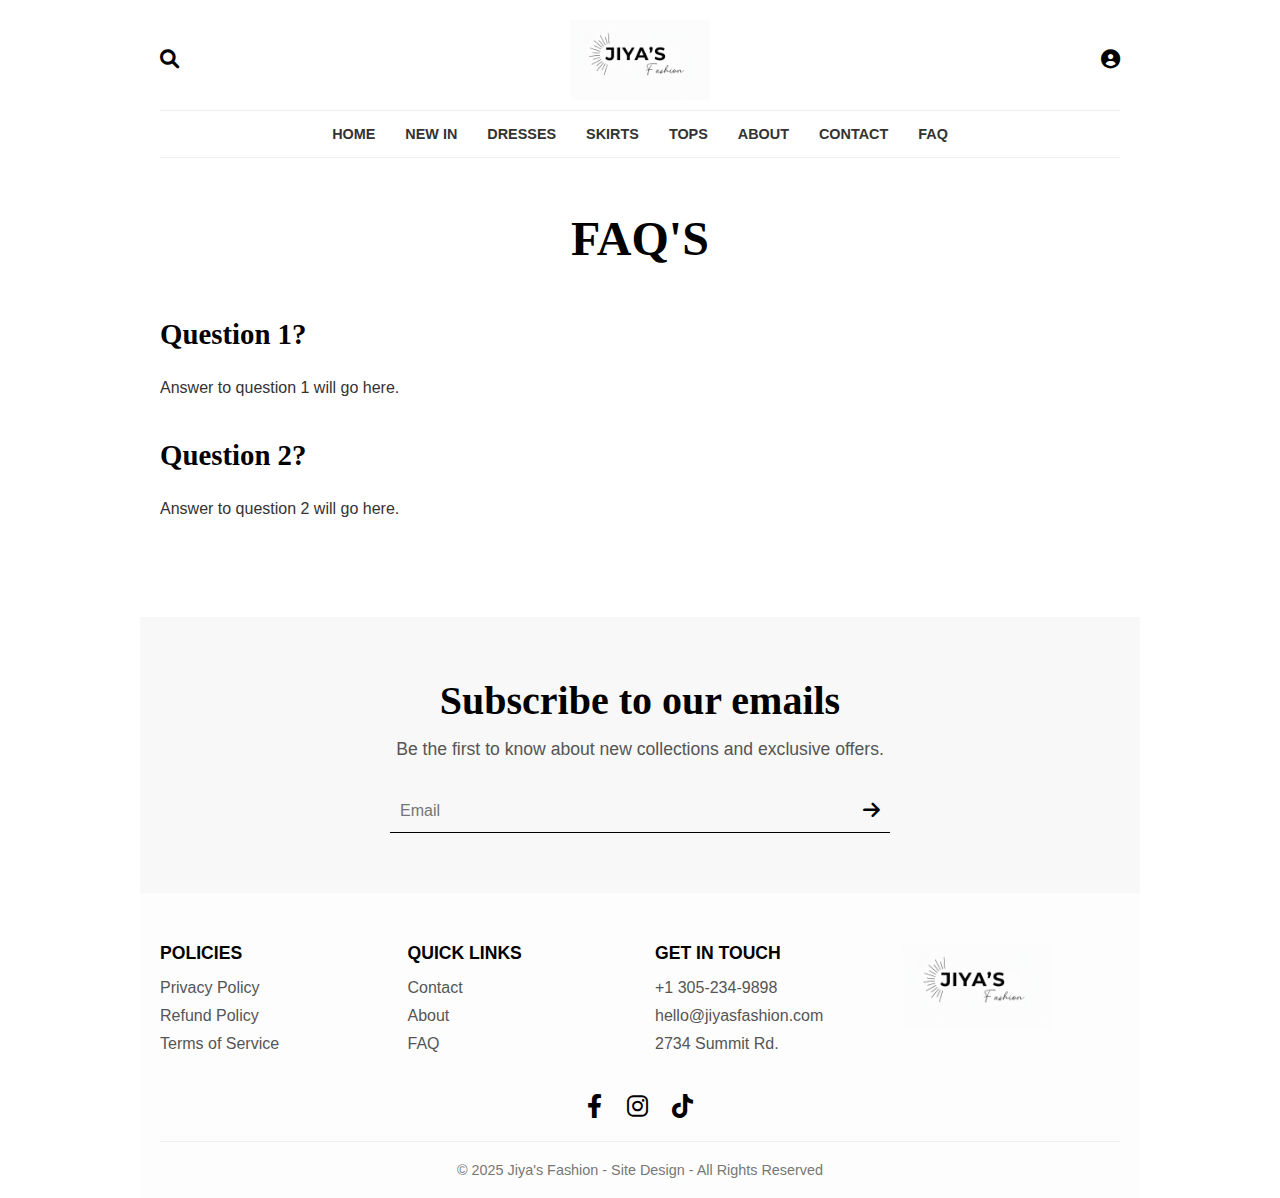
<file: faq.html>
<!DOCTYPE html>
<html lang="en">
<head>
    <meta charset="UTF-8">
    <meta name="viewport" content="width=device-width, initial-scale=1.0">
    <title>FAQ - Jiya's Fashion</title>
    <link rel="stylesheet" href="style.css">
    <link rel="stylesheet" href="https://cdnjs.cloudflare.com/ajax/libs/font-awesome/6.0.0-beta3/css/all.min.css">
</head>
<body>

    <header>
        <div class="header-top">
            <div class="icon search-icon" id="search-icon">
                <i class="fas fa-search"></i>
            </div>
            <div class="logo">
                <img src="img/LOGO 2.png" alt="Jiya's Fashion Logo">
            </div>
            <div class="icon user-icon" id="user-icon">
                <i class="fas fa-user-circle"></i>
            </div>
        </div>
        
        <nav>
            <ul>
                <li><a href="index.html">Home</a></li>
                <li><a href="coming-soon.html">New In</a></li>
                <li><a href="coming-soon.html">Dresses</a></li>
                <li><a href="coming-soon.html">Skirts</a></li>
                <li><a href="coming-soon.html">Tops</a></li>
                <li><a href="about.html">About</a></li>
                <li><a href="contact.html">Contact</a></li>
                <li><a href="faq.html">FAQ</a></li>
            </ul>
        </nav>
    </header>

    <div id="search-overlay" class="search-overlay">
        <button id="close-search" class="close-btn">&times;</button>
        <div class="search-overlay-content">
            <form action="#" class="search-overlay-form">
                <input type="search" placeholder="Search" class="search-overlay-input">
                <button type="submit" class="search-overlay-button">
                    <i class="fas fa-search"></i>
                </button>
            </form>
        </div>
    </div>

    <main>
        <div class="static-page-container">
            <h1>FAQ'S</h1>
            
            <h2>Question 1?</h2>
            <p>Answer to question 1 will go here.</p>

            <h2>Question 2?</h2>
            <p>Answer to question 2 will go here.</p>
            
        </div>
        
        <section class="subscribe-section">
            <h2 class="section-title-subscribe">Subscribe to our emails</h2>
            <p>Be the first to know about new collections and exclusive offers.</p>
            <form class="subscribe-form">
                <input type="email" placeholder="Email" class="subscribe-input">
                <button typea="submit" class="subscribe-button">
                    <i class="fas fa-arrow-right"></i>
                </button>
            </form>
        </section>

    </main>

    <footer>
        <div class="footer-content">
            <div class="footer-column">
                <h3>Policies</h3>
                <ul>
                    <li><a href="privacy.html">Privacy Policy</a></li>
                    <li><a href="refund.html">Refund Policy</a></li>
                    <li><a href="terms.html">Terms of Service</a></li>
                </ul>
            </div>
            <div class="footer-column">
                <h3>Quick links</h3>
                <ul>
                    <li><a href="contact.html">Contact</a></li>
                    <li><a href="about.html">About</a></li>
                    <li><a href="faq.html">FAQ</a></li>
                </ul>
            </div>
            <div class="footer-column">
                <h3>Get in touch</h3>
                <ul>
                    <li><a href="tel:+13052349898">+1 305-234-9898</a></li>
                    <li><a href="mailto:hello@jiyasfashion.com">hello@jiyasfashion.com</a></li>
                    <li><a href="#">2734 Summit Rd.</a></li>
                </ul>
            </div>
            <div class="footer-column">
                <img src="img/LOGO 2.png" alt="Jiya's Fashion Logo" class="footer-logo">
            </div>
        </div>
        <div class="footer-social">
            <a href="#"><i class="fab fa-facebook-f"></i></a>
            <a href="#"><i class="fab fa-instagram"></i></a>
            <a href="#"><i class="fab fa-tiktok"></i></a>
        </div>
        <div class="footer-bottom">
            <p>&copy; 2025 Jiya's Fashion - Site Design - All Rights Reserved</p>
        </div>
    </footer>

    <script>
        document.addEventListener('DOMContentLoaded', () => {
            
            const searchIcon = document.getElementById('search-icon');
            const searchOverlay = document.getElementById('search-overlay');
            const closeSearch = document.getElementById('close-search');

            if (searchIcon && searchOverlay && closeSearch) {
                searchIcon.addEventListener('click', (e) => {
                    e.preventDefault();
                    searchOverlay.classList.add('active');
                });
                closeSearch.addEventListener('click', () => {
                    searchOverlay.classList.remove('active');
                });
            }
            
            const userIcon = document.getElementById('user-icon');
            const loginModal = document.getElementById('login-modal');
            const closeModal = document.getElementById('close-modal');
            
            const loginForm = document.getElementById('login-form-container');
            const createAccountForm = document.getElementById('create-account-form-container');
            const showCreateAccountLink = document.getElementById('show-create-account-link');
            const showLoginLink = document.getElementById('show-login-link');

            if (userIcon && loginModal && closeModal && loginForm && createAccountForm && showCreateAccountLink && showLoginLink) {
                userIcon.addEventListener('click', (e) => {
                    e.preventDefault();
                    loginModal.classList.add('active');
                    loginForm.classList.add('active-form');
                    createAccountForm.classList.remove('active-form');
                });

                closeModal.addEventListener('click', () => {
                    loginModal.classList.remove('active');
                    loginForm.classList.remove('active-form');
                    createAccountForm.classList.remove('active-form');
                });

                loginModal.addEventListener('click', (e) => {
                    if (e.target === loginModal) {
                        loginModal.classList.remove('active');
                        loginForm.classList.remove('active-form');
                        createAccountForm.classList.remove('active-form');
                    }
                });
                
                showCreateAccountLink.addEventListener('click', (e) => {
                    e.preventDefault();
                    loginForm.classList.remove('active-form');
                    createAccountForm.classList.add('active-form');
                });
                
                showLoginLink.addEventListener('click', (e) => {
                    e.preventDefault();
                    createAccountForm.classList.remove('active-form');
                    loginForm.classList.add('active-form');
                });
            }

        });
    </script>

    <div id="login-modal" class="modal-overlay-container">
        <div class="modal-content">
            <button id="close-modal" class="close-btn">&times;</button>
            
            <div id="login-form-container" class="modal-form-container active-form">
                <h2>Login</h2>
                <form action="#" class="contact-form">
                    <div class="field">
                        <input type="email" placeholder="Email *" required>
                    </div>
                    <div class="field">
                        <input type="password" placeholder="Password *" required>
                    </div>
                    <button type="submit" class="btn-details">Login</button>
                </form>
                <p class="modal-switch">Don't have an account? <a href="#" id="show-create-account-link">Create one</a></p>
            </div>

            <div id="create-account-form-container" class="modal-form-container">
                <h2>Create Account</h2>
                <form action="#" class="contact-form">
                    <div class="field">
                        <input type="text" placeholder="Name *" required>
                    </div>
                    <div class="field">
                        <input type="email" placeholder="Email *" required>
                    </div>
                    <div class="field">
                        <input type="password" placeholder="Password *" required>
                    </div>
                    <button type="submit" class="btn-details">Create</button>
                </form>
                <p class="modal-switch">Already have an account? <a href="#" id="show-login-link">Login</a></p>
            </div>

        </div>
    </div>

</body>
</html>
</file>
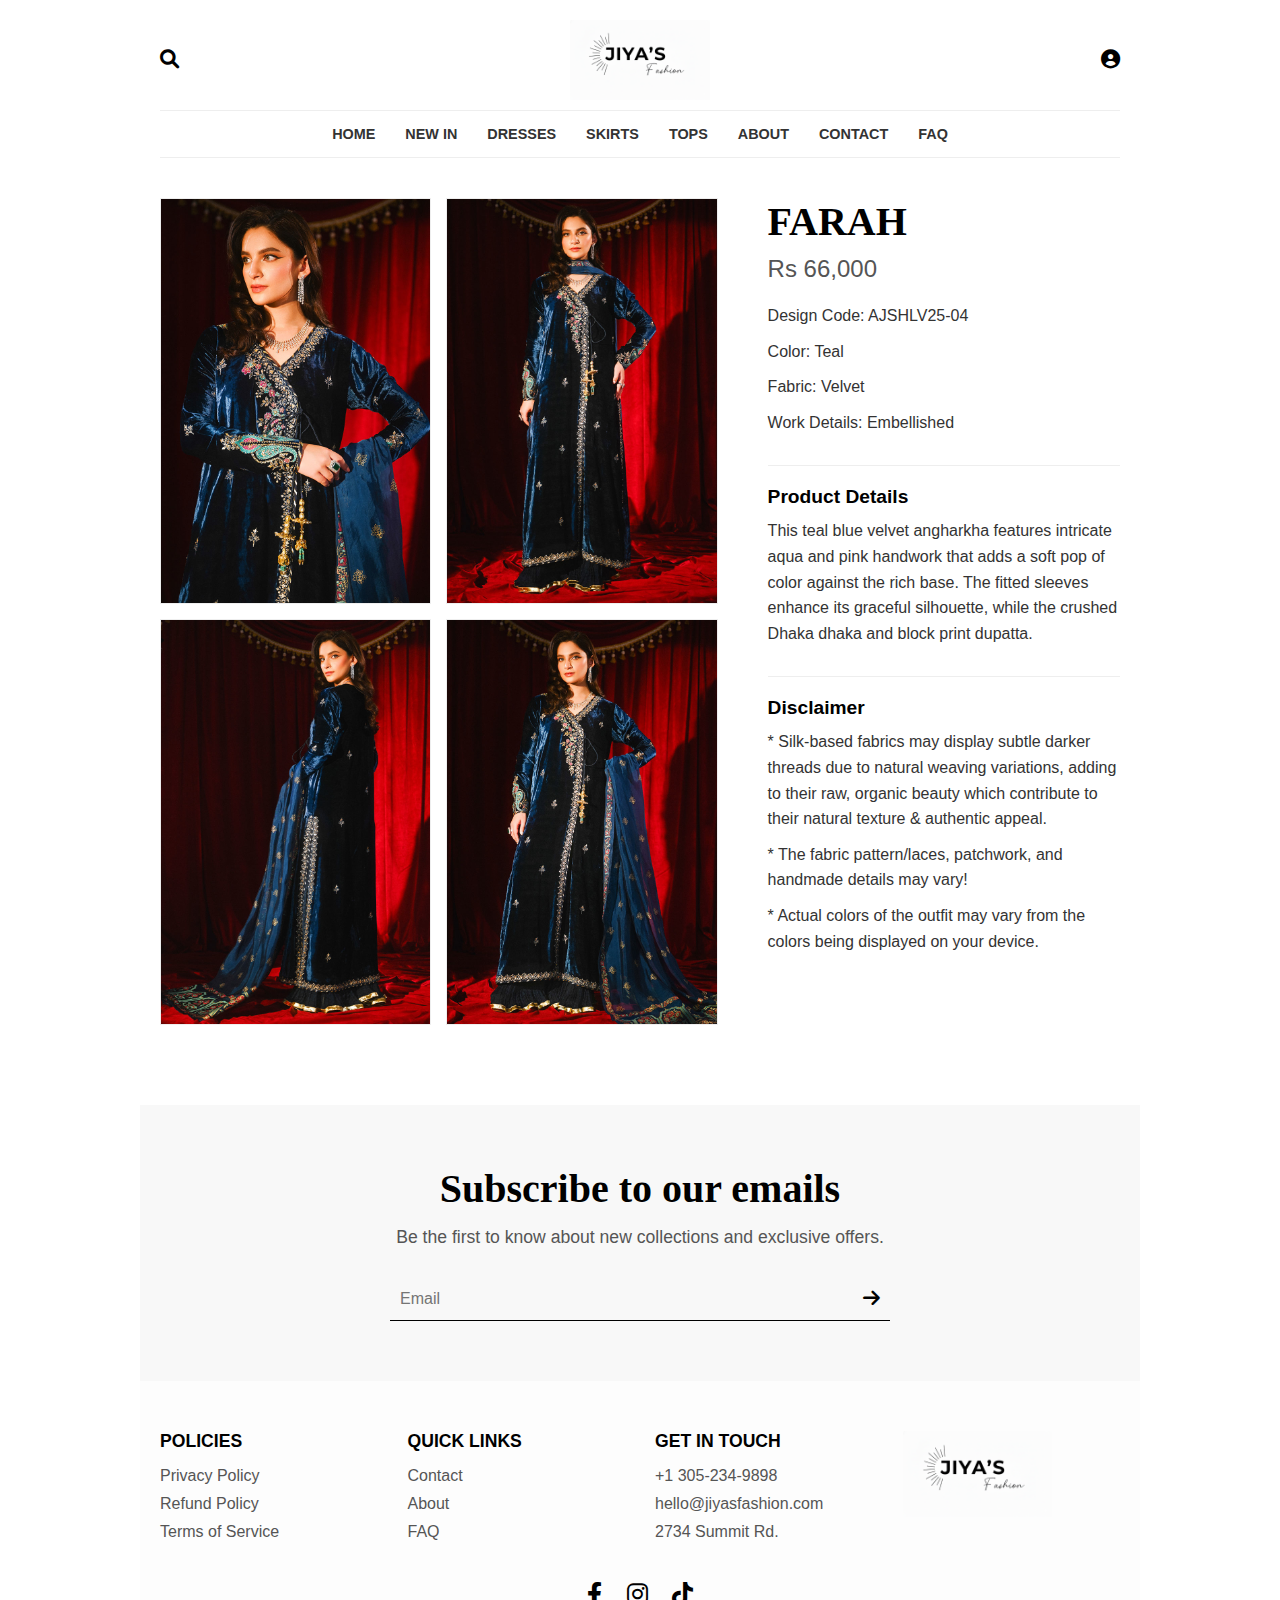
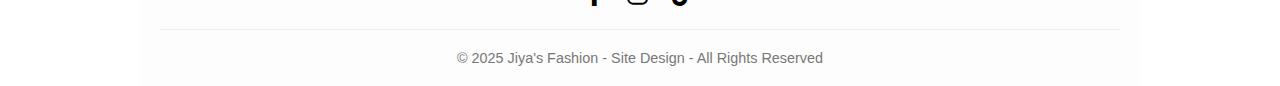
<file: farah-detail.html>
<!DOCTYPE html>
<html lang="en">
<head>
    <meta charset="UTF-8">
    <meta name="viewport" content="width=device-width, initial-scale=1.0">
    <title>FARAH - Jiya's Fashion</title>
    <link rel="stylesheet" href="style.css">
    <link rel="stylesheet" href="https://cdnjs.cloudflare.com/ajax/libs/font-awesome/6.0.0-beta3/css/all.min.css">
</head>
<body>

    <header>
        <div class="header-top">
            <div class="icon search-icon" id="search-icon">
                <i class="fas fa-search"></i>
            </div>
            <div class="logo">
                <img src="img/LOGO 2.png" alt="Jiya's Fashion Logo">
            </div>
            <div class="icon user-icon" id="user-icon">
                <i class="fas fa-user-circle"></i>
            </div>
        </div>
        
        <nav>
            <ul>
                <li><a href="index.html">Home</a></li>
                <li><a href="coming-soon.html">New In</a></li>
                <li><a href="coming-soon.html">Dresses</a></li>
                <li><a href="coming-soon.html">Skirts</a></li>
                <li><a href="coming-soon.html">Tops</a></li>
                <li><a href="about.html">About</a></li>
                <li><a href="contact.html">Contact</a></li>
                <li><a href="faq.html">FAQ</a></li>
            </ul>
        </nav>
    </header>

    <div id="search-overlay" class="search-overlay">
        <button id="close-search" class="close-btn">&times;</button>
        <div class="search-overlay-content">
            <form action="#" class="search-overlay-form">
                <input type="search" placeholder="Search" class="search-overlay-input">
                <button type="submit" class="search-overlay-button">
                    <i class="fas fa-search"></i>
                </button>
            </form>
        </div>
    </div>

    <main>
        <div class="product-detail-container">
            <div class="product-detail-gallery">
                <img src="img/farah 1.jpeg" alt="FARAH image 1">
                <img src="img/farah 2.jpeg" alt="FARAH image 2">
                <img src="img/farah 3.jpeg" alt="FARAH image 3">
                <img src="img/farah 4.jpeg" alt="FARAH image 4">
            </div>
            <div class="product-detail-info">
                <h2>FARAH</h2>
                <span class="detail-price">Rs 66,000</span>
                
                <p>Design Code: AJSHLV25-04</p>
                <p>Color: Teal</p>
                <p>Fabric: Velvet</p>
                <p>Work Details: Embellished</p>

                <div class="detail-section">
                    <h3>Product Details</h3>
                    <p>This teal blue velvet angharkha features intricate aqua and pink handwork that adds a soft pop of color against the rich base. The fitted sleeves enhance its graceful silhouette, while the crushed Dhaka dhaka and block print dupatta.</p>
                </div>

                <div class="detail-section">
                    <h3>Disclaimer</h3>
                    <p>* Silk-based fabrics may display subtle darker threads due to natural weaving variations, adding to their raw, organic beauty which contribute to their natural texture & authentic appeal.</p>
                    <p>* The fabric pattern/laces, patchwork, and handmade details may vary!</p>
                    <p>* Actual colors of the outfit may vary from the colors being displayed on your device.</p>
                </div>
            </div>
        </div>
        
        <section class="subscribe-section">
            <h2 class="section-title-subscribe">Subscribe to our emails</h2>
            <p>Be the first to know about new collections and exclusive offers.</p>
            <form class="subscribe-form">
                <input type="email" placeholder="Email" class="subscribe-input">
                <button typea="submit" class="subscribe-button">
                    <i class="fas fa-arrow-right"></i>
                </button>
            </form>
        </section>

    </main>

    <footer>
        <div class="footer-content">
            <div class="footer-column">
                <h3>Policies</h3>
                <ul>
                    <li><a href="privacy.html">Privacy Policy</a></li>
                    <li><a href="refund.html">Refund Policy</a></li>
                    <li><a href="terms.html">Terms of Service</a></li>
                </ul>
            </div>
            <div class="footer-column">
                <h3>Quick links</h3>
                <ul>
                    <li><a href="contact.html">Contact</a></li>
                    <li><a href="about.html">About</a></li>
                    <li><a href="faq.html">FAQ</a></li>
                </ul>
            </div>
            <div class="footer-column">
                <h3>Get in touch</h3>
                <ul>
                    <li><a href="tel:+13052349898">+1 305-234-9898</a></li>
                    <li><a href="mailto:hello@jiyasfashion.com">hello@jiyasfashion.com</a></li>
                    <li><a href="#">2734 Summit Rd.</a></li>
                </ul>
            </div>
            <div class="footer-column">
                <img src="img/LOGO 2.png" alt="Jiya's Fashion Logo" class="footer-logo">
            </div>
        </div>
        <div class="footer-social">
            <a href="#"><i class="fab fa-facebook-f"></i></a>
            <a href="#"><i class="fab fa-instagram"></i></a>
            <a href="#"><i class="fab fa-tiktok"></i></a>
        </div>
        <div class="footer-bottom">
            <p>&copy; 2025 Jiya's Fashion - Site Design - All Rights Reserved</p>
        </div>
    </footer>

    <script>
        document.addEventListener('DOMContentLoaded', () => {
            
            const searchIcon = document.getElementById('search-icon');
            const searchOverlay = document.getElementById('search-overlay');
            const closeSearch = document.getElementById('close-search');

            if (searchIcon && searchOverlay && closeSearch) {
                searchIcon.addEventListener('click', (e) => {
                    e.preventDefault();
                    searchOverlay.classList.add('active');
                });
                closeSearch.addEventListener('click', () => {
                    searchOverlay.classList.remove('active');
                });
            }
            
            const userIcon = document.getElementById('user-icon');
            const loginModal = document.getElementById('login-modal');
            const closeModal = document.getElementById('close-modal');
            
            const loginForm = document.getElementById('login-form-container');
            const createAccountForm = document.getElementById('create-account-form-container');
            const showCreateAccountLink = document.getElementById('show-create-account-link');
            const showLoginLink = document.getElementById('show-login-link');

            if (userIcon && loginModal && closeModal && loginForm && createAccountForm && showCreateAccountLink && showLoginLink) {
                userIcon.addEventListener('click', (e) => {
                    e.preventDefault();
                    loginModal.classList.add('active');
                    loginForm.classList.add('active-form');
                    createAccountForm.classList.remove('active-form');
                });

                closeModal.addEventListener('click', () => {
                    loginModal.classList.remove('active');
                    loginForm.classList.remove('active-form');
                    createAccountForm.classList.remove('active-form');
                });

                loginModal.addEventListener('click', (e) => {
                    if (e.target === loginModal) {
                        loginModal.classList.remove('active');
                        loginForm.classList.remove('active-form');
                        createAccountForm.classList.remove('active-form');
                    }
                });
                
                showCreateAccountLink.addEventListener('click', (e) => {
                    e.preventDefault();
                    loginForm.classList.remove('active-form');
                    createAccountForm.classList.add('active-form');
                });
                
                showLoginLink.addEventListener('click', (e) => {
                    e.preventDefault();
                    createAccountForm.classList.remove('active-form');
                    loginForm.classList.add('active-form');
                });
            }

        });
    </script>

    <div id="login-modal" class="modal-overlay-container">
        <div class="modal-content">
            <button id="close-modal" class="close-btn">&times;</button>
            
            <div id="login-form-container" class="modal-form-container active-form">
                <h2>Login</h2>
                <form action="#" class="contact-form">
                    <div class="field">
                        <input type="email" placeholder="Email *" required>
                    </div>
                    <div class="field">
                        <input type="password" placeholder="Password *" required>
                    </div>
                    <button type="submit" class="btn-details">Login</button>
                </form>
                <p class="modal-switch">Don't have an account? <a href="#" id="show-create-account-link">Create one</a></p>
            </div>

            <div id="create-account-form-container" class="modal-form-container">
                <h2>Create Account</h2>
                <form action="#" class="contact-form">
                    <div class="field">
                        <input type="text" placeholder="Name *" required>
                    </div>
                    <div class="field">
                        <input type="email" placeholder="Email *" required>
                    </div>
                    <div class="field">
                        <input type="password" placeholder="Password *" required>
                    </div>
                    <button type="submit" class="btn-details">Create</button>
                </form>
                <p class="modal-switch">Already have an account? <a href="#" id="show-login-link">Login</a></p>
            </div>

        </div>
    </div>

</body>
</html>
</file>
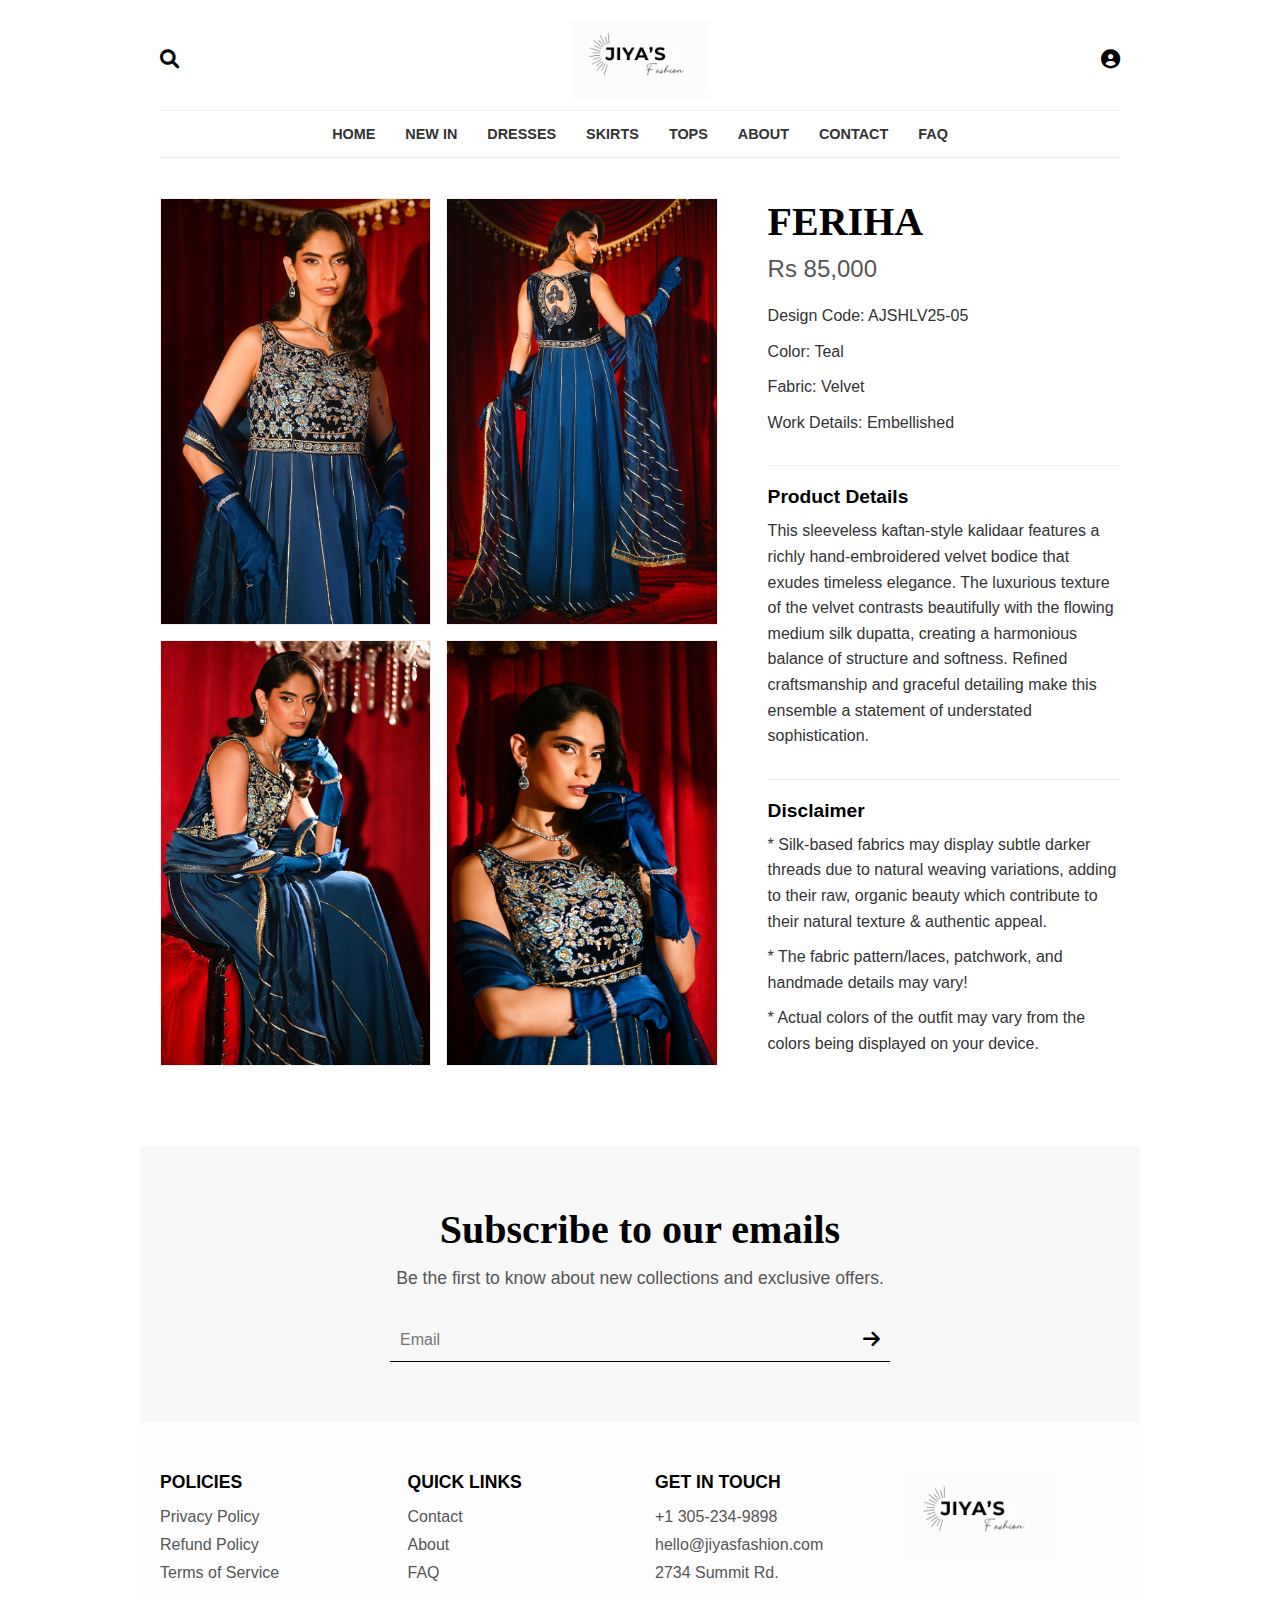
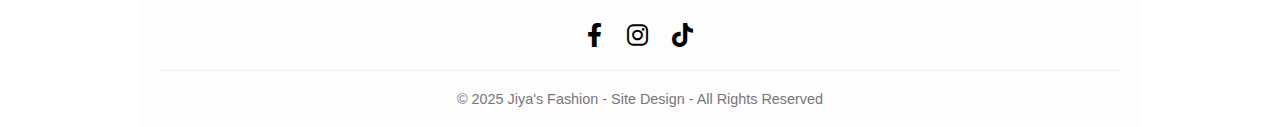
<file: feriha-detail.html>
<!DOCTYPE html>
<html lang="en">
<head>
    <meta charset="UTF-8">
    <meta name="viewport" content="width=device-width, initial-scale=1.0">
    <title>FERIHA - Jiya's Fashion</title>
    <link rel="stylesheet" href="style.css">
    <link rel="stylesheet" href="https://cdnjs.cloudflare.com/ajax/libs/font-awesome/6.0.0-beta3/css/all.min.css">
</head>
<body>

    <header>
        <div class="header-top">
            <div class="icon search-icon" id="search-icon">
                <i class="fas fa-search"></i>
            </div>
            <div class="logo">
                <img src="img/LOGO 2.png" alt="Jiya's Fashion Logo">
            </div>
            <div class="icon user-icon" id="user-icon">
                <i class="fas fa-user-circle"></i>
            </div>
        </div>
        
        <nav>
            <ul>
                <li><a href="index.html">Home</a></li>
                <li><a href="coming-soon.html">New In</a></li>
                <li><a href="coming-soon.html">Dresses</a></li>
                <li><a href="coming-soon.html">Skirts</a></li>
                <li><a href="coming-soon.html">Tops</a></li>
                <li><a href="about.html">About</a></li>
                <li><a href="contact.html">Contact</a></li>
                <li><a href="faq.html">FAQ</a></li>
            </ul>
        </nav>
    </header>

    <div id="search-overlay" class="search-overlay">
        <button id="close-search" class="close-btn">&times;</button>
        <div class="search-overlay-content">
            <form action="#" class="search-overlay-form">
                <input type="search" placeholder="Search" class="search-overlay-input">
                <button type="submit" class="search-overlay-button">
                    <i class="fas fa-search"></i>
                </button>
            </form>
        </div>
    </div>

    <main>
        <div class="product-detail-container">
            <div class="product-detail-gallery">
                <img src="img/feriha 2.jpeg" alt="FERIHA image 1">
                <img src="img/feriha 3.jpeg" alt="FERIHA image 2">
                <img src="img/feriha 4.jpeg" alt="FERIHA image 3">
                <img src="img/feriha 5.jpeg" alt="FERIHA image 4">
            </div>
            <div class="product-detail-info">
                <h2>FERIHA</h2>
                <span class="detail-price">Rs 85,000</span>
                
                <p>Design Code: AJSHLV25-05</p>
                <p>Color: Teal</p>
                <p>Fabric: Velvet</p>
                <p>Work Details: Embellished</p>

                <div class="detail-section">
                    <h3>Product Details</h3>
                    <p>This sleeveless kaftan-style kalidaar features a richly hand-embroidered velvet bodice that exudes timeless elegance. The luxurious texture of the velvet contrasts beautifully with the flowing medium silk dupatta, creating a harmonious balance of structure and softness. Refined craftsmanship and graceful detailing make this ensemble a statement of understated sophistication.</p>
                </div>

                <div class="detail-section">
                    <h3>Disclaimer</h3>
                    <p>* Silk-based fabrics may display subtle darker threads due to natural weaving variations, adding to their raw, organic beauty which contribute to their natural texture & authentic appeal.</p>
                    <p>* The fabric pattern/laces, patchwork, and handmade details may vary!</p>
                    <p>* Actual colors of the outfit may vary from the colors being displayed on your device.</p>
                </div>
            </div>
        </div>
        
        <section class="subscribe-section">
            <h2 class="section-title-subscribe">Subscribe to our emails</h2>
            <p>Be the first to know about new collections and exclusive offers.</p>
            <form class="subscribe-form">
                <input type="email" placeholder="Email" class="subscribe-input">
                <button typea="submit" class="subscribe-button">
                    <i class="fas fa-arrow-right"></i>
                </button>
            </form>
        </section>

    </main>

    <footer>
        <div class="footer-content">
            <div class="footer-column">
                <h3>Policies</h3>
                <ul>
                    <li><a href="privacy.html">Privacy Policy</a></li>
                    <li><a href="refund.html">Refund Policy</a></li>
                    <li><a href="terms.html">Terms of Service</a></li>
                </ul>
            </div>
            <div class="footer-column">
                <h3>Quick links</h3>
                <ul>
                    <li><a href="contact.html">Contact</a></li>
                    <li><a href="about.html">About</a></li>
                    <li><a href="faq.html">FAQ</a></li>
                </ul>
            </div>
            <div class="footer-column">
                <h3>Get in touch</h3>
                <ul>
                    <li><a href="tel:+13052349898">+1 305-234-9898</a></li>
                    <li><a href="mailto:hello@jiyasfashion.com">hello@jiyasfashion.com</a></li>
                    <li><a href="#">2734 Summit Rd.</a></li>
                </ul>
            </div>
            <div class="footer-column">
                <img src="img/LOGO 2.png" alt="Jiya's Fashion Logo" class="footer-logo">
            </div>
        </div>
        <div class="footer-social">
            <a href="#"><i class="fab fa-facebook-f"></i></a>
            <a href="#"><i class="fab fa-instagram"></i></a>
            <a href="#"><i class="fab fa-tiktok"></i></a>
        </div>
        <div class="footer-bottom">
            <p>&copy; 2025 Jiya's Fashion - Site Design - All Rights Reserved</p>
        </div>
    </footer>

    <script>
        document.addEventListener('DOMContentLoaded', () => {
            
            const searchIcon = document.getElementById('search-icon');
            const searchOverlay = document.getElementById('search-overlay');
            const closeSearch = document.getElementById('close-search');

            if (searchIcon && searchOverlay && closeSearch) {
                searchIcon.addEventListener('click', (e) => {
                    e.preventDefault();
                    searchOverlay.classList.add('active');
                });
                closeSearch.addEventListener('click', () => {
                    searchOverlay.classList.remove('active');
                });
            }
            
            const userIcon = document.getElementById('user-icon');
            const loginModal = document.getElementById('login-modal');
            const closeModal = document.getElementById('close-modal');
            
            const loginForm = document.getElementById('login-form-container');
            const createAccountForm = document.getElementById('create-account-form-container');
            const showCreateAccountLink = document.getElementById('show-create-account-link');
            const showLoginLink = document.getElementById('show-login-link');

            if (userIcon && loginModal && closeModal && loginForm && createAccountForm && showCreateAccountLink && showLoginLink) {
                userIcon.addEventListener('click', (e) => {
                    e.preventDefault();
                    loginModal.classList.add('active');
                    loginForm.classList.add('active-form');
                    createAccountForm.classList.remove('active-form');
                });

                closeModal.addEventListener('click', () => {
                    loginModal.classList.remove('active');
                    loginForm.classList.remove('active-form');
                    createAccountForm.classList.remove('active-form');
                });

                loginModal.addEventListener('click', (e) => {
                    if (e.target === loginModal) {
                        loginModal.classList.remove('active');
                        loginForm.classList.remove('active-form');
                        createAccountForm.classList.remove('active-form');
                    }
                });
                
                showCreateAccountLink.addEventListener('click', (e) => {
                    e.preventDefault();
                    loginForm.classList.remove('active-form');
                    createAccountForm.classList.add('active-form');
                });
                
                showLoginLink.addEventListener('click', (e) => {
                    e.preventDefault();
                    createAccountForm.classList.remove('active-form');
                    loginForm.classList.add('active-form');
                });
            }

        });
    </script>

    <div id="login-modal" class="modal-overlay-container">
        <div class="modal-content">
            <button id="close-modal" class="close-btn">&times;</button>
            
            <div id="login-form-container" class="modal-form-container active-form">
                <h2>Login</h2>
                <form action="#" class="contact-form">
                    <div class="field">
                        <input type="email" placeholder="Email *" required>
                    </div>
                    <div class="field">
                        <input type="password" placeholder="Password *" required>
                    </div>
                    <button type="submit" class="btn-details">Login</button>
                </form>
                <p class="modal-switch">Don't have an account? <a href="#" id="show-create-account-link">Create one</a></p>
            </div>

            <div id="create-account-form-container" class="modal-form-container">
                <h2>Create Account</h2>
                <form action="#" class="contact-form">
                    <div class="field">
                        <input type="text" placeholder="Name *" required>
                    </div>
                    <div class="field">
                        <input type="email" placeholder="Email *" required>
                    </div>
                    <div class="field">
                        <input type="password" placeholder="Password *" required>
                    </div>
                    <button type="submit" class="btn-details">Create</button>
                </form>
                <p class="modal-switch">Already have an account? <a href="#" id="show-login-link">Login</a></p>
            </div>

        </div>
    </div>

</body>
</html>
</file>
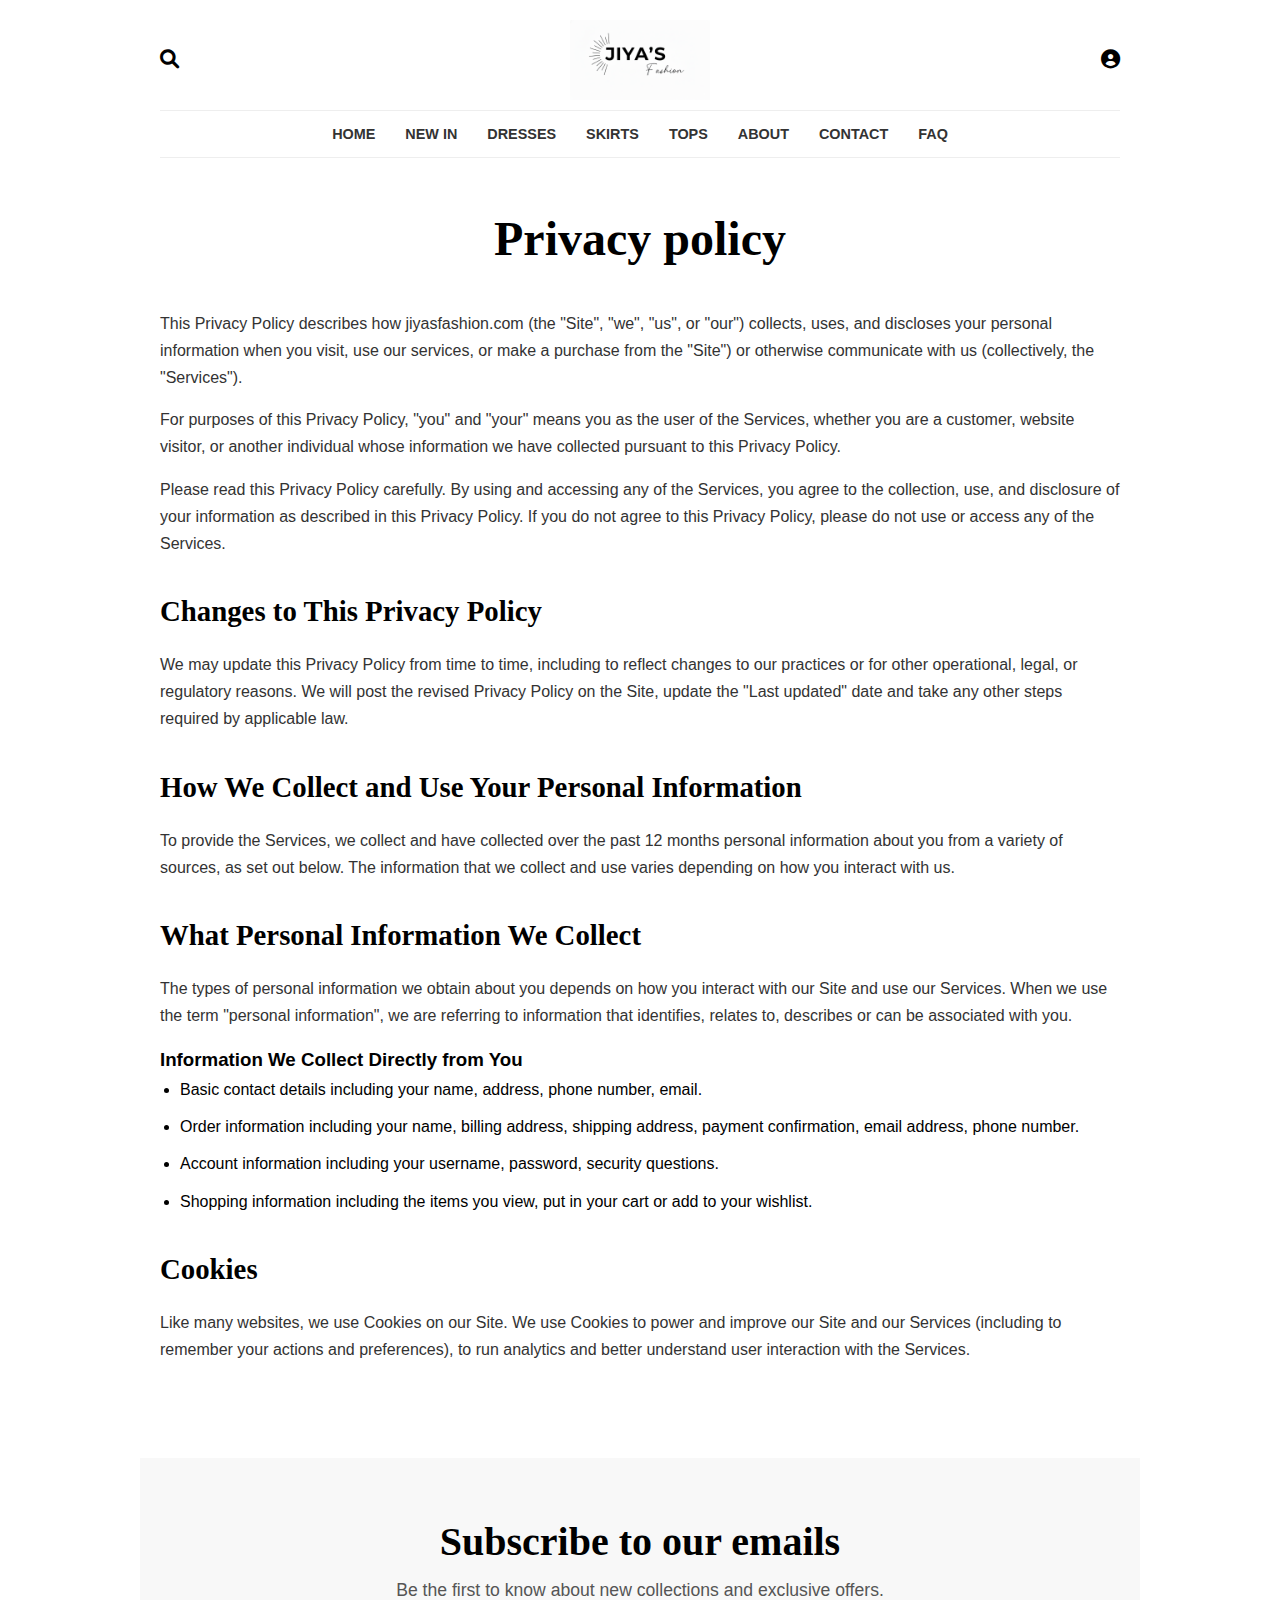
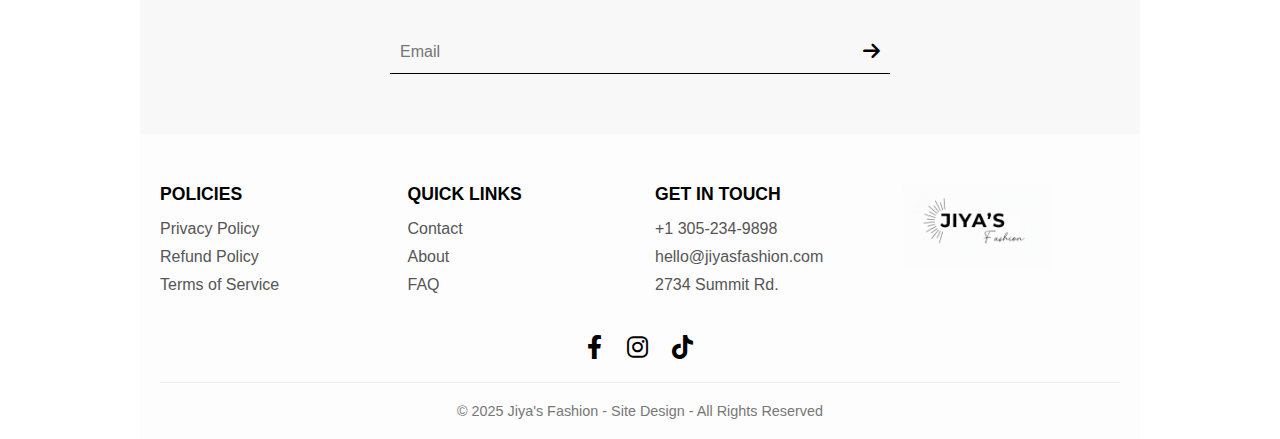
<file: privacy.html>
<!DOCTYPE html>
<html lang="en">
<head>
    <meta charset="UTF-8">
    <meta name="viewport" content="width=device-width, initial-scale=1.0">
    <title>Privacy Policy - Jiya's Fashion</title>
    <link rel="stylesheet" href="style.css">
    <link rel="stylesheet" href="https://cdnjs.cloudflare.com/ajax/libs/font-awesome/6.0.0-beta3/css/all.min.css">
</head>
<body>

    <header>
        <div class="header-top">
            <div class="icon search-icon" id="search-icon">
                <i class="fas fa-search"></i>
            </div>
            <div class="logo">
                <img src="img/LOGO 2.png" alt="Jiya's Fashion Logo">
            </div>
            <div class="icon user-icon" id="user-icon">
                <i class="fas fa-user-circle"></i>
            </div>
        </div>
        
        <nav>
            <ul>
                <li><a href="index.html">Home</a></li>
                <li><a href="coming-soon.html">New In</a></li>
                <li><a href="coming-soon.html">Dresses</a></li>
                <li><a href="coming-soon.html">Skirts</a></li>
                <li><a href="coming-soon.html">Tops</a></li>
                <li><a href="about.html">About</a></li>
                <li><a href="contact.html">Contact</a></li>
                <li><a href="faq.html">FAQ</a></li>
            </ul>
        </nav>
    </header>

    <div id="search-overlay" class="search-overlay">
        <button id="close-search" class="close-btn">&times;</button>
        <div class="search-overlay-content">
            <form action="#" class="search-overlay-form">
                <input type="search" placeholder="Search" class="search-overlay-input">
                <button type="submit" class="search-overlay-button">
                    <i class="fas fa-search"></i>
                </button>
            </form>
        </div>
    </div>

    <main>
        <div class="static-page-container">
            <h1>Privacy policy</h1>
            <p>This Privacy Policy describes how jiyasfashion.com (the "Site", "we", "us", or "our") collects, uses, and discloses your personal information when you visit, use our services, or make a purchase from the "Site") or otherwise communicate with us (collectively, the "Services").</p>
            <p>For purposes of this Privacy Policy, "you" and "your" means you as the user of the Services, whether you are a customer, website visitor, or another individual whose information we have collected pursuant to this Privacy Policy.</p>
            <p>Please read this Privacy Policy carefully. By using and accessing any of the Services, you agree to the collection, use, and disclosure of your information as described in this Privacy Policy. If you do not agree to this Privacy Policy, please do not use or access any of the Services.</p>

            <h2>Changes to This Privacy Policy</h2>
            <p>We may update this Privacy Policy from time to time, including to reflect changes to our practices or for other operational, legal, or regulatory reasons. We will post the revised Privacy Policy on the Site, update the "Last updated" date and take any other steps required by applicable law.</p>

            <h2>How We Collect and Use Your Personal Information</h2>
            <p>To provide the Services, we collect and have collected over the past 12 months personal information about you from a variety of sources, as set out below. The information that we collect and use varies depending on how you interact with us.</p>
            
            <h2>What Personal Information We Collect</h2>
            <p>The types of personal information we obtain about you depends on how you interact with our Site and use our Services. When we use the term "personal information", we are referring to information that identifies, relates to, describes or can be associated with you.</p>

            <h3>Information We Collect Directly from You</h3>
            <ul>
                <li>Basic contact details including your name, address, phone number, email.</li>
                <li>Order information including your name, billing address, shipping address, payment confirmation, email address, phone number.</li>
                <li>Account information including your username, password, security questions.</li>
                <li>Shopping information including the items you view, put in your cart or add to your wishlist.</li>
            </ul>

            <h2>Cookies</h2>
            <p>Like many websites, we use Cookies on our Site. We use Cookies to power and improve our Site and our Services (including to remember your actions and preferences), to run analytics and better understand user interaction with the Services.</p>
            
        </div>
        
        <section class="subscribe-section">
            <h2 class="section-title-subscribe">Subscribe to our emails</h2>
            <p>Be the first to know about new collections and exclusive offers.</p>
            <form class="subscribe-form">
                <input type="email" placeholder="Email" class="subscribe-input">
                <button typea="submit" class="subscribe-button">
                    <i class="fas fa-arrow-right"></i>
                </button>
            </form>
        </section>

    </main>

    <footer>
        <div class="footer-content">
            <div class="footer-column">
                <h3>Policies</h3>
                <ul>
                    <li><a href="privacy.html">Privacy Policy</a></li>
                    <li><a href="refund.html">Refund Policy</a></li>
                    <li><a href="terms.html">Terms of Service</a></li>
                </ul>
            </div>
            <div class="footer-column">
                <h3>Quick links</h3>
                <ul>
                    <li><a href="contact.html">Contact</a></li>
                    <li><a href="about.html">About</a></li>
                    <li><a href="faq.html">FAQ</a></li>
                </ul>
            </div>
            <div class="footer-column">
                <h3>Get in touch</h3>
                <ul>
                    <li><a href="tel:+13052349898">+1 305-234-9898</a></li>
                    <li><a href="mailto:hello@jiyasfashion.com">hello@jiyasfashion.com</a></li>
                    <li><a href="#">2734 Summit Rd.</a></li>
                </ul>
            </div>
            <div class="footer-column">
                <img src="img/LOGO 2.png" alt="Jiya's Fashion Logo" class="footer-logo">
            </div>
        </div>
        <div class="footer-social">
            <a href="#"><i class="fab fa-facebook-f"></i></a>
            <a href="#"><i class="fab fa-instagram"></i></a>
            <a href="#"><i class="fab fa-tiktok"></i></a>
        </div>
        <div class="footer-bottom">
            <p>&copy; 2025 Jiya's Fashion - Site Design - All Rights Reserved</p>
        </div>
    </footer>

    <script>
        document.addEventListener('DOMContentLoaded', () => {
            
            const searchIcon = document.getElementById('search-icon');
            const searchOverlay = document.getElementById('search-overlay');
            const closeSearch = document.getElementById('close-search');

            if (searchIcon && searchOverlay && closeSearch) {
                searchIcon.addEventListener('click', (e) => {
                    e.preventDefault();
                    searchOverlay.classList.add('active');
                });
                closeSearch.addEventListener('click', () => {
                    searchOverlay.classList.remove('active');
                });
            }
            
            const userIcon = document.getElementById('user-icon');
            const loginModal = document.getElementById('login-modal');
            const closeModal = document.getElementById('close-modal');
            
            const loginForm = document.getElementById('login-form-container');
            const createAccountForm = document.getElementById('create-account-form-container');
            const showCreateAccountLink = document.getElementById('show-create-account-link');
            const showLoginLink = document.getElementById('show-login-link');

            if (userIcon && loginModal && closeModal && loginForm && createAccountForm && showCreateAccountLink && showLoginLink) {
                userIcon.addEventListener('click', (e) => {
                    e.preventDefault();
                    loginModal.classList.add('active');
                    loginForm.classList.add('active-form');
                    createAccountForm.classList.remove('active-form');
                });

                closeModal.addEventListener('click', () => {
                    loginModal.classList.remove('active');
                    loginForm.classList.remove('active-form');
                    createAccountForm.classList.remove('active-form');
                });

                loginModal.addEventListener('click', (e) => {
                    if (e.target === loginModal) {
                        loginModal.classList.remove('active');
                        loginForm.classList.remove('active-form');
                        createAccountForm.classList.remove('active-form');
                    }
                });
                
                showCreateAccountLink.addEventListener('click', (e) => {
                    e.preventDefault();
                    loginForm.classList.remove('active-form');
                    createAccountForm.classList.add('active-form');
                });
                
                showLoginLink.addEventListener('click', (e) => {
                    e.preventDefault();
                    createAccountForm.classList.remove('active-form');
                    loginForm.classList.add('active-form');
                });
            }

        });
    </script>

    <div id="login-modal" class="modal-overlay-container">
        <div class="modal-content">
            <button id="close-modal" class="close-btn">&times;</button>
            
            <div id="login-form-container" class="modal-form-container active-form">
                <h2>Login</h2>
                <form action="#" class="contact-form">
                    <div class="field">
                        <input type="email" placeholder="Email *" required>
                    </div>
                    <div class="field">
                        <input type="password" placeholder="Password *" required>
                    </div>
                    <button type="submit" class="btn-details">Login</button>
                </form>
                <p class="modal-switch">Don't have an account? <a href="#" id="show-create-account-link">Create one</a></p>
            </div>

            <div id="create-account-form-container" class="modal-form-container">
                <h2>Create Account</h2>
                <form action="#" class="contact-form">
                    <div class="field">
                        <input type="text" placeholder="Name *" required>
                    </div>
                    <div class="field">
                        <input type="email" placeholder="Email *" required>
                    </div>
                    <div class="field">
                        <input type="password" placeholder="Password *" required>
                    </div>
                    <button type="submit" class="btn-details">Create</button>
                </form>
                <p class="modal-switch">Already have an account? <a href="#" id="show-login-link">Login</a></p>
            </div>

        </div>
    </div>

</body>
</html>
</file>
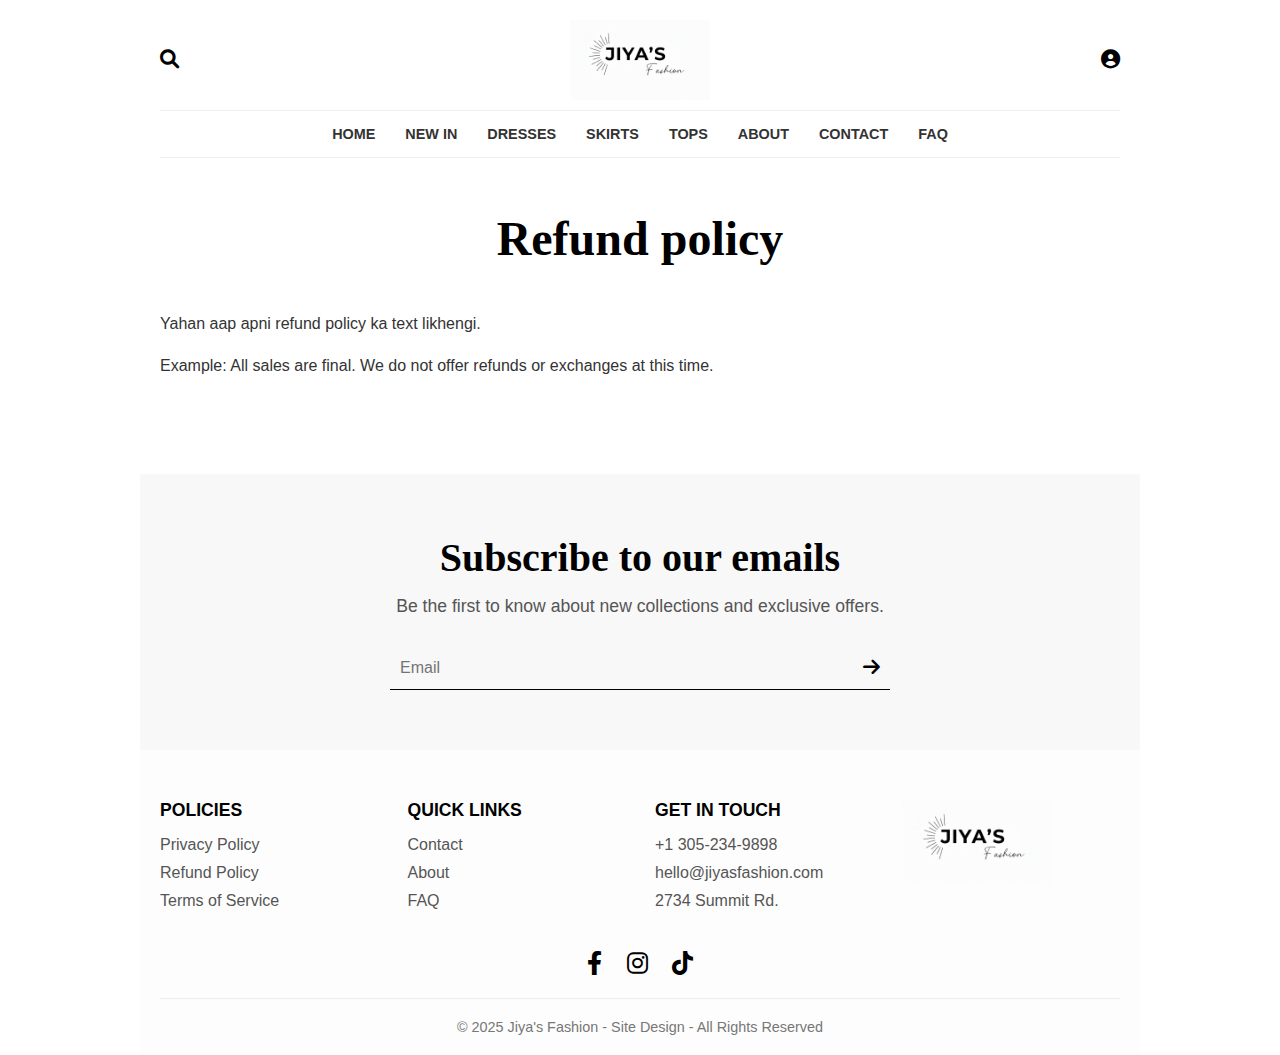
<file: refund.html>
<!DOCTYPE html>
<html lang="en">
<head>
    <meta charset="UTF-8">
    <meta name="viewport" content="width=device-width, initial-scale=1.0">
    <title>Refund Policy - Jiya's Fashion</title>
    <link rel="stylesheet" href="style.css">
    <link rel="stylesheet" href="https://cdnjs.cloudflare.com/ajax/libs/font-awesome/6.0.0-beta3/css/all.min.css">
</head>
<body>

    <header>
        <div class="header-top">
            <div class="icon search-icon" id="search-icon">
                <i class="fas fa-search"></i>
            </div>
            <div class="logo">
                <img src="img/LOGO 2.png" alt="Jiya's Fashion Logo">
            </div>
            <div class="icon user-icon" id="user-icon">
                <i class="fas fa-user-circle"></i>
            </div>
        </div>
        
        <nav>
            <ul>
                <li><a href="index.html">Home</a></li>
                <li><a href="coming-soon.html">New In</a></li>
                <li><a href="coming-soon.html">Dresses</a></li>
                <li><a href="coming-soon.html">Skirts</a></li>
                <li><a href="coming-soon.html">Tops</a></li>
                <li><a href="about.html">About</a></li>
                <li><a href="contact.html">Contact</a></li>
                <li><a href="faq.html">FAQ</a></li>
            </ul>
        </nav>
    </header>

    <div id="search-overlay" class="search-overlay">
        <button id="close-search" class="close-btn">&times;</button>
        <div class="search-overlay-content">
            <form action="#" class="search-overlay-form">
                <input type="search" placeholder="Search" class="search-overlay-input">
                <button type="submit" class="search-overlay-button">
                    <i class="fas fa-search"></i>
                </button>
            </form>
        </div>
    </div>

    <main>
        <div class="static-page-container">
            <h1>Refund policy</h1>
            <p>Yahan aap apni refund policy ka text likhengi.</p>
            <p>Example: All sales are final. We do not offer refunds or exchanges at this time.</p>
        </div>
        
        <section class="subscribe-section">
            <h2 class="section-title-subscribe">Subscribe to our emails</h2>
            <p>Be the first to know about new collections and exclusive offers.</p>
            <form class="subscribe-form">
                <input type="email" placeholder="Email" class="subscribe-input">
                <button typea="submit" class="subscribe-button">
                    <i class="fas fa-arrow-right"></i>
                </button>
            </form>
        </section>

    </main>

    <footer>
        <div class="footer-content">
            <div class="footer-column">
                <h3>Policies</h3>
                <ul>
                    <li><a href="privacy.html">Privacy Policy</a></li>
                    <li><a href="refund.html">Refund Policy</a></li>
                    <li><a href="terms.html">Terms of Service</a></li>
                </ul>
            </div>
            <div class="footer-column">
                <h3>Quick links</h3>
                <ul>
                    <li><a href="contact.html">Contact</a></li>
                    <li><a href="about.html">About</a></li>
                    <li><a href="faq.html">FAQ</a></li>
                </ul>
            </div>
            <div class="footer-column">
                <h3>Get in touch</h3>
                <ul>
                    <li><a href="tel:+13052349898">+1 305-234-9898</a></li>
                    <li><a href="mailto:hello@jiyasfashion.com">hello@jiyasfashion.com</a></li>
                    <li><a href="#">2734 Summit Rd.</a></li>
                </ul>
            </div>
            <div class="footer-column">
                <img src="img/LOGO 2.png" alt="Jiya's Fashion Logo" class="footer-logo">
            </div>
        </div>
        <div class="footer-social">
            <a href="#"><i class="fab fa-facebook-f"></i></a>
            <a href="#"><i class="fab fa-instagram"></i></a>
            <a href="#"><i class="fab fa-tiktok"></i></a>
        </div>
        <div class="footer-bottom">
            <p>&copy; 2025 Jiya's Fashion - Site Design - All Rights Reserved</p>
        </div>
    </footer>

    <script>
        document.addEventListener('DOMContentLoaded', () => {
            
            const searchIcon = document.getElementById('search-icon');
            const searchOverlay = document.getElementById('search-overlay');
            const closeSearch = document.getElementById('close-search');

            if (searchIcon && searchOverlay && closeSearch) {
                searchIcon.addEventListener('click', (e) => {
                    e.preventDefault();
                    searchOverlay.classList.add('active');
                });
                closeSearch.addEventListener('click', () => {
                    searchOverlay.classList.remove('active');
                });
            }
            
            const userIcon = document.getElementById('user-icon');
            const loginModal = document.getElementById('login-modal');
            const closeModal = document.getElementById('close-modal');
            
            const loginForm = document.getElementById('login-form-container');
            const createAccountForm = document.getElementById('create-account-form-container');
            const showCreateAccountLink = document.getElementById('show-create-account-link');
            const showLoginLink = document.getElementById('show-login-link');

            if (userIcon && loginModal && closeModal && loginForm && createAccountForm && showCreateAccountLink && showLoginLink) {
                userIcon.addEventListener('click', (e) => {
                    e.preventDefault();
                    loginModal.classList.add('active');
                    loginForm.classList.add('active-form');
                    createAccountForm.classList.remove('active-form');
                });

                closeModal.addEventListener('click', () => {
                    loginModal.classList.remove('active');
                    loginForm.classList.remove('active-form');
                    createAccountForm.classList.remove('active-form');
                });

                loginModal.addEventListener('click', (e) => {
                    if (e.target === loginModal) {
                        loginModal.classList.remove('active');
                        loginForm.classList.remove('active-form');
                        createAccountForm.classList.remove('active-form');
                    }
                });
                
                showCreateAccountLink.addEventListener('click', (e) => {
                    e.preventDefault();
                    loginForm.classList.remove('active-form');
                    createAccountForm.classList.add('active-form');
                });
                
                showLoginLink.addEventListener('click', (e) => {
                    e.preventDefault();
                    createAccountForm.classList.remove('active-form');
                    loginForm.classList.add('active-form');
                });
            }

        });
    </script>

    <div id="login-modal" class="modal-overlay-container">
        <div class="modal-content">
            <button id="close-modal" class="close-btn">&times;</button>
            
            <div id="login-form-container" class="modal-form-container active-form">
                <h2>Login</h2>
                <form action="#" class="contact-form">
                    <div class="field">
                        <input type="email" placeholder="Email *" required>
                    </div>
                    <div class="field">
                        <input type="password" placeholder="Password *" required>
                    </div>
                    <button type="submit" class="btn-details">Login</button>
                </form>
                <p class="modal-switch">Don't have an account? <a href="#" id="show-create-account-link">Create one</a></p>
            </div>

            <div id="create-account-form-container" class="modal-form-container">
                <h2>Create Account</h2>
                <form action="#" class="contact-form">
                    <div class="field">
                        <input type="text" placeholder="Name *" required>
                    </div>
                    <div class="field">
                        <input type="email" placeholder="Email *" required>
                    </div>
                    <div class="field">
                        <input type="password" placeholder="Password *" required>
                    </div>
                    <button type="submit" class="btn-details">Create</button>
                </form>
                <p class="modal-switch">Already have an account? <a href="#" id="show-login-link">Login</a></p>
            </div>

        </div>
    </div>

</body>
</html>
</file>
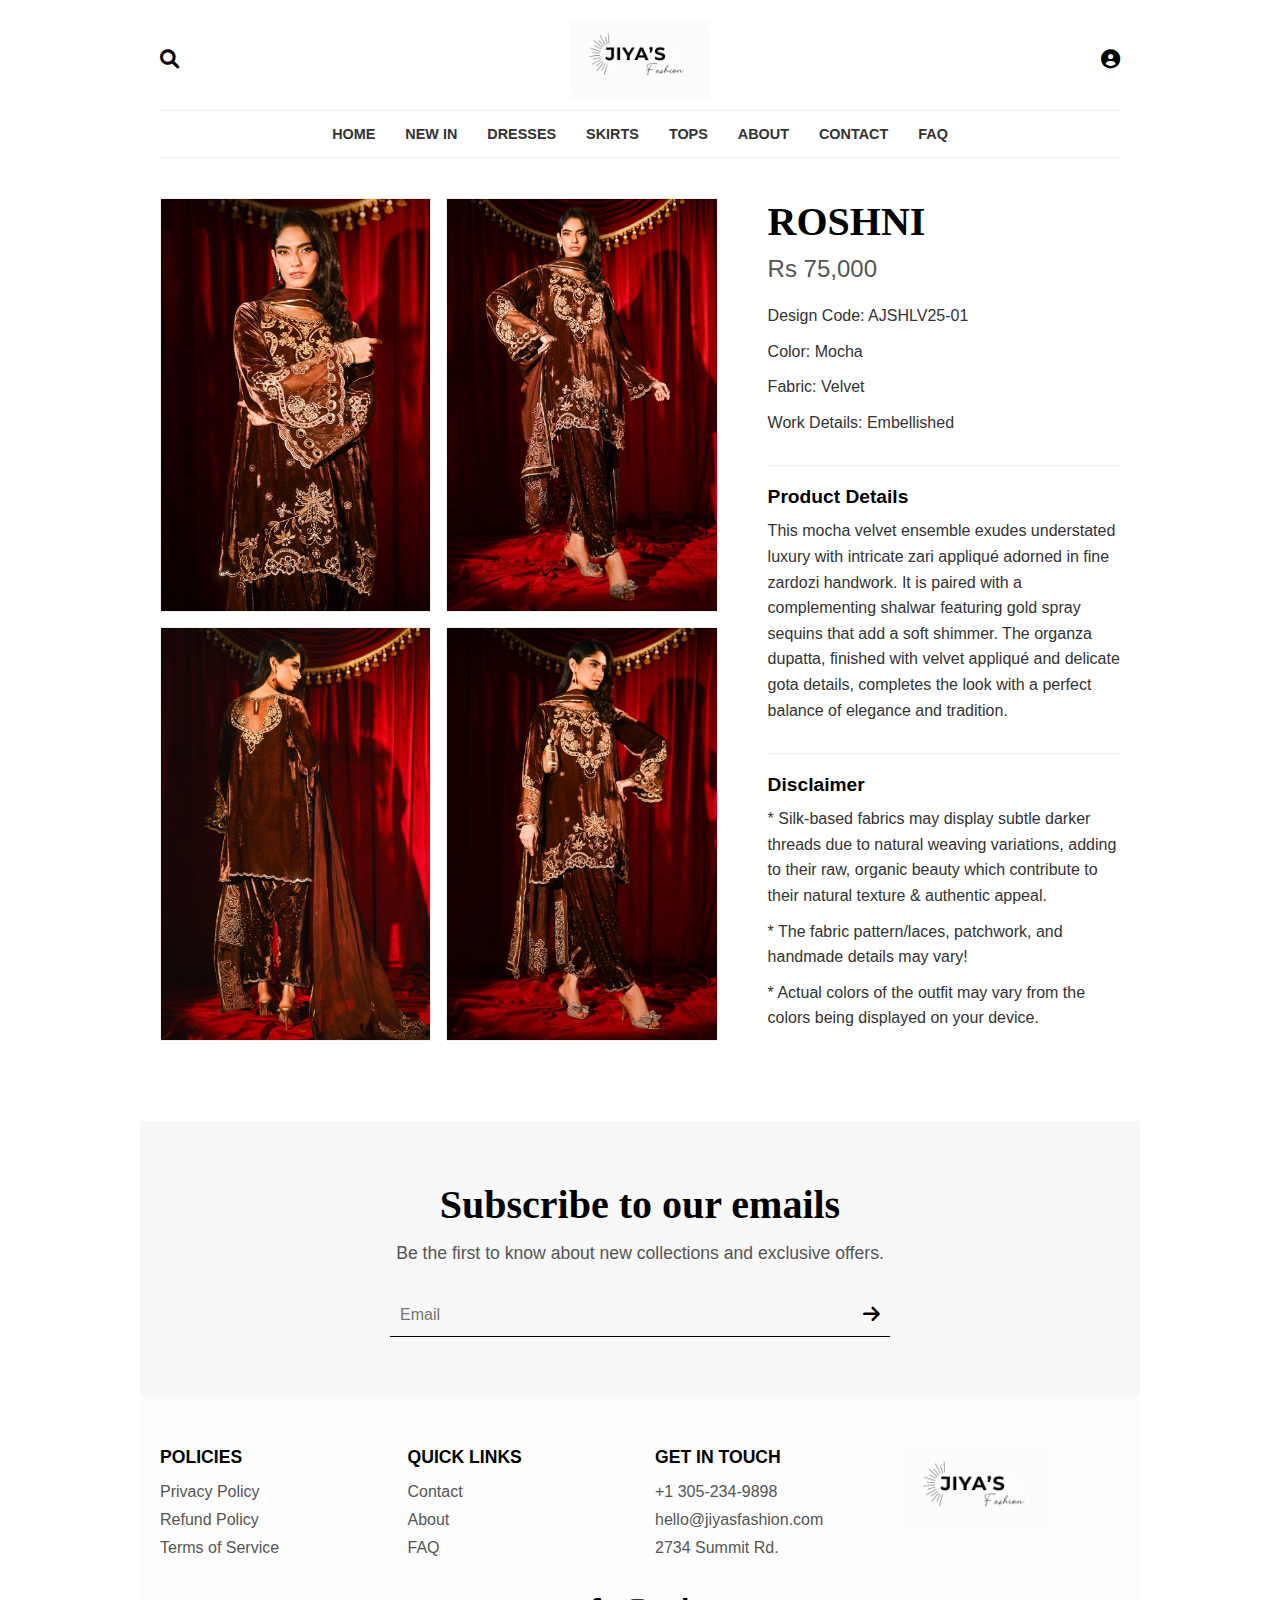
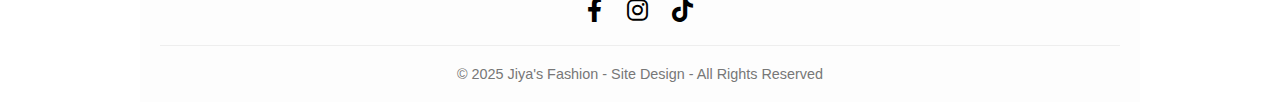
<file: roshni-detail.html>
<!DOCTYPE html>
<html lang="en">
<head>
    <meta charset="UTF-8">
    <meta name="viewport" content="width=device-width, initial-scale=1.0">
    <title>ROSHNI - Jiya's Fashion</title>
    <link rel="stylesheet" href="style.css">
    <link rel="stylesheet" href="https://cdnjs.cloudflare.com/ajax/libs/font-awesome/6.0.0-beta3/css/all.min.css">
</head>
<body>

    <header>
        <div class="header-top">
            <div class="icon search-icon" id="search-icon">
                <i class="fas fa-search"></i>
            </div>
            <div class="logo">
                <img src="img/LOGO 2.png" alt="Jiya's Fashion Logo">
            </div>
            <div class="icon user-icon" id="user-icon">
                <i class="fas fa-user-circle"></i>
            </div>
        </div>
        
        <nav>
            <ul>
                <li><a href="index.html">Home</a></li>
                <li><a href="coming-soon.html">New In</a></li>
                <li><a href="coming-soon.html">Dresses</a></li>
                <li><a href="coming-soon.html">Skirts</a></li>
                <li><a href="coming-soon.html">Tops</a></li>
                <li><a href="about.html">About</a></li>
                <li><a href="contact.html">Contact</a></li>
                <li><a href="faq.html">FAQ</a></li>
            </ul>
        </nav>
    </header>

    <div id="search-overlay" class="search-overlay">
        <button id="close-search" class="close-btn">&times;</button>
        <div class="search-overlay-content">
            <form action="#" class="search-overlay-form">
                <input type="search" placeholder="Search" class="search-overlay-input">
                <button type="submit" class="search-overlay-button">
                    <i class="fas fa-search"></i>
                </button>
            </form>
        </div>
    </div>

    <main>
        <div class="product-detail-container">
            <div class="product-detail-gallery">
                <img src="img/roshni 1.jpeg" alt="ROSHNI image 1">
                <img src="img/roshni 2.jpeg" alt="ROSHNI image 2">
                <img src="img/roshni 3.jpeg" alt="ROSHNI image 3">
                <img src="img/roshni 5.jpeg" alt="ROSHNI image 4">
            </div>
            <div class="product-detail-info">
                <h2>ROSHNI</h2>
                <span class="detail-price">Rs 75,000</span>
                
                <p>Design Code: AJSHLV25-01</p>
                <p>Color: Mocha</p>
                <p>Fabric: Velvet</p>
                <p>Work Details: Embellished</p>

                <div class="detail-section">
                    <h3>Product Details</h3>
                    <p>This mocha velvet ensemble exudes understated luxury with intricate zari appliqué adorned in fine zardozi handwork. It is paired with a complementing shalwar featuring gold spray sequins that add a soft shimmer. The organza dupatta, finished with velvet appliqué and delicate gota details, completes the look with a perfect balance of elegance and tradition.</p>
                </div>

                <div class="detail-section">
                    <h3>Disclaimer</h3>
                    <p>* Silk-based fabrics may display subtle darker threads due to natural weaving variations, adding to their raw, organic beauty which contribute to their natural texture & authentic appeal.</p>
                    <p>* The fabric pattern/laces, patchwork, and handmade details may vary!</p>
                    <p>* Actual colors of the outfit may vary from the colors being displayed on your device.</p>
                </div>
            </div>
        </div>
        
        <section class="subscribe-section">
            <h2 class="section-title-subscribe">Subscribe to our emails</h2>
            <p>Be the first to know about new collections and exclusive offers.</p>
            <form class="subscribe-form">
                <input type="email" placeholder="Email" class="subscribe-input">
                <button typea="submit" class="subscribe-button">
                    <i class="fas fa-arrow-right"></i>
                </button>
            </form>
        </section>

    </main>

    <footer>
        <div class="footer-content">
            <div class="footer-column">
                <h3>Policies</h3>
                <ul>
                    <li><a href="privacy.html">Privacy Policy</a></li>
                    <li><a href="refund.html">Refund Policy</a></li>
                    <li><a href="terms.html">Terms of Service</a></li>
                </ul>
            </div>
            <div class="footer-column">
                <h3>Quick links</h3>
                <ul>
                    <li><a href="contact.html">Contact</a></li>
                    <li><a href="about.html">About</a></li>
                    <li><a href="faq.html">FAQ</a></li>
                </ul>
            </div>
            <div class="footer-column">
                <h3>Get in touch</h3>
                <ul>
                    <li><a href="tel:+13052349898">+1 305-234-9898</a></li>
                    <li><a href="mailto:hello@jiyasfashion.com">hello@jiyasfashion.com</a></li>
                    <li><a href="#">2734 Summit Rd.</a></li>
                </ul>
            </div>
            <div class="footer-column">
                <img src="img/LOGO 2.png" alt="Jiya's Fashion Logo" class="footer-logo">
            </div>
        </div>
        <div class="footer-social">
            <a href="#"><i class="fab fa-facebook-f"></i></a>
            <a href="#"><i class="fab fa-instagram"></i></a>
            <a href="#"><i class="fab fa-tiktok"></i></a>
        </div>
        <div class="footer-bottom">
            <p>&copy; 2025 Jiya's Fashion - Site Design - All Rights Reserved</p>
        </div>
    </footer>

    <script>
        document.addEventListener('DOMContentLoaded', () => {
            
            const searchIcon = document.getElementById('search-icon');
            const searchOverlay = document.getElementById('search-overlay');
            const closeSearch = document.getElementById('close-search');

            if (searchIcon && searchOverlay && closeSearch) {
                searchIcon.addEventListener('click', (e) => {
                    e.preventDefault();
                    searchOverlay.classList.add('active');
                });
                closeSearch.addEventListener('click', () => {
                    searchOverlay.classList.remove('active');
                });
            }
            
            const userIcon = document.getElementById('user-icon');
            const loginModal = document.getElementById('login-modal');
            const closeModal = document.getElementById('close-modal');
            
            const loginForm = document.getElementById('login-form-container');
            const createAccountForm = document.getElementById('create-account-form-container');
            const showCreateAccountLink = document.getElementById('show-create-account-link');
            const showLoginLink = document.getElementById('show-login-link');

            if (userIcon && loginModal && closeModal && loginForm && createAccountForm && showCreateAccountLink && showLoginLink) {
                userIcon.addEventListener('click', (e) => {
                    e.preventDefault();
                    loginModal.classList.add('active');
                    loginForm.classList.add('active-form');
                    createAccountForm.classList.remove('active-form');
                });

                closeModal.addEventListener('click', () => {
                    loginModal.classList.remove('active');
                    loginForm.classList.remove('active-form');
                    createAccountForm.classList.remove('active-form');
                });

                loginModal.addEventListener('click', (e) => {
                    if (e.target === loginModal) {
                        loginModal.classList.remove('active');
                        loginForm.classList.remove('active-form');
                        createAccountForm.classList.remove('active-form');
                    }
                });
                
                showCreateAccountLink.addEventListener('click', (e) => {
                    e.preventDefault();
                    loginForm.classList.remove('active-form');
                    createAccountForm.classList.add('active-form');
                });
                
                showLoginLink.addEventListener('click', (e) => {
                    e.preventDefault();
                    createAccountForm.classList.remove('active-form');
                    loginForm.classList.add('active-form');
                });
            }

        });
    </script>

    <div id="login-modal" class="modal-overlay-container">
        <div class="modal-content">
            <button id="close-modal" class="close-btn">&times;</button>
            
            <div id="login-form-container" class="modal-form-container active-form">
                <h2>Login</h2>
                <form action="#" class="contact-form">
                    <div class="field">
                        <input type="email" placeholder="Email *" required>
                    </div>
                    <div class="field">
                        <input type="password" placeholder="Password *" required>
                    </div>
                    <button type="submit" class="btn-details">Login</button>
                </form>
                <p class="modal-switch">Don't have an account? <a href="#" id="show-create-account-link">Create one</a></p>
            </div>

            <div id="create-account-form-container" class="modal-form-container">
                <h2>Create Account</h2>
                <form action="#" class="contact-form">
                    <div class="field">
                        <input type="text" placeholder="Name *" required>
                    </div>
                    <div class="field">
                        <input type="email" placeholder="Email *" required>
                    </div>
                    <div class="field">
                        <input type="password" placeholder="Password *" required>
                    </div>
                    <button type="submit" class="btn-details">Create</button>
                </form>
                <p class="modal-switch">Already have an account? <a href="#" id="show-login-link">Login</a></p>
            </div>

        </div>
    </div>

</body>
</html>
</file>
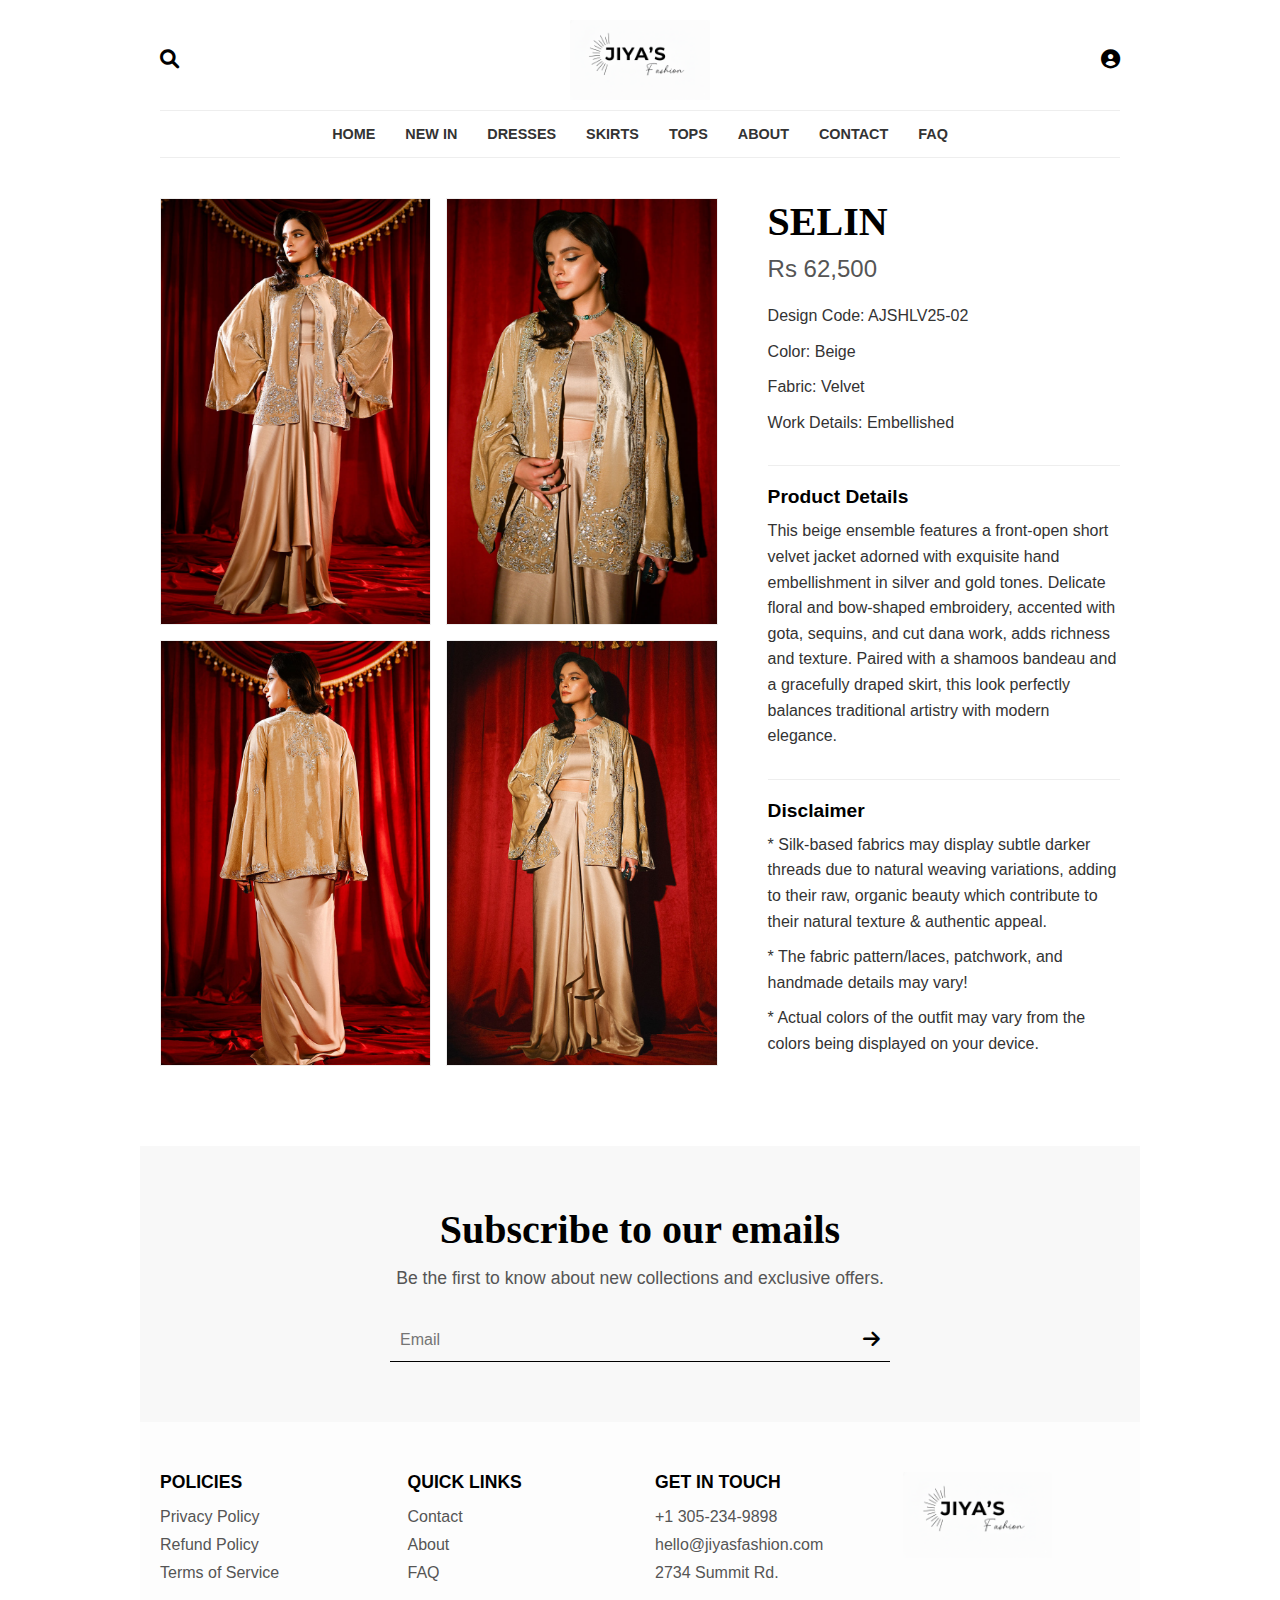
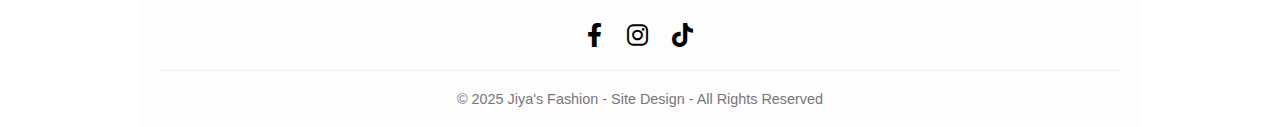
<file: selin-detail.html>
<!DOCTYPE html>
<html lang="en">
<head>
    <meta charset="UTF-8">
    <meta name="viewport" content="width=device-width, initial-scale=1.0">
    <title>SELIN - Jiya's Fashion</title>
    <link rel="stylesheet" href="style.css">
    <link rel="stylesheet" href="https://cdnjs.cloudflare.com/ajax/libs/font-awesome/6.0.0-beta3/css/all.min.css">
</head>
<body>

    <header>
        <div class="header-top">
            <div class="icon search-icon" id="search-icon">
                <i class="fas fa-search"></i>
            </div>
            <div class="logo">
                <img src="img/LOGO 2.png" alt="Jiya's Fashion Logo">
            </div>
            <div class="icon user-icon" id="user-icon">
                <i class="fas fa-user-circle"></i>
            </div>
        </div>
        
        <nav>
            <ul>
                <li><a href="index.html">Home</a></li>
                <li><a href="coming-soon.html">New In</a></li>
                <li><a href="coming-soon.html">Dresses</a></li>
                <li><a href="coming-soon.html">Skirts</a></li>
                <li><a href="coming-soon.html">Tops</a></li>
                <li><a href="about.html">About</a></li>
                <li><a href="contact.html">Contact</a></li>
                <li><a href="faq.html">FAQ</a></li>
            </ul>
        </nav>
    </header>

    <div id="search-overlay" class="search-overlay">
        <button id="close-search" class="close-btn">&times;</button>
        <div class="search-overlay-content">
            <form action="#" class="search-overlay-form">
                <input type="search" placeholder="Search" class="search-overlay-input">
                <button type="submit" class="search-overlay-button">
                    <i class="fas fa-search"></i>
                </button>
            </form>
        </div>
    </div>

    <main>
        <div class="product-detail-container">
            <div class="product-detail-gallery">
                <img src="img/selin 1.jpeg" alt="SELIN image 1">
                <img src="img/selin 2.jpeg" alt="SELIN image 2">
                <img src="img/selin 3.jpeg" alt="SELIN image 3">
                <img src="img/selin 4.jpeg" alt="SELIN image 4">
            </div>
            <div class="product-detail-info">
                <h2>SELIN</h2>
                <span class="detail-price">Rs 62,500</span>
                
                <p>Design Code: AJSHLV25-02</p>
                <p>Color: Beige</p>
                <p>Fabric: Velvet</p>
                <p>Work Details: Embellished</p>

                <div class="detail-section">
                    <h3>Product Details</h3>
                    <p>This beige ensemble features a front-open short velvet jacket adorned with exquisite hand embellishment in silver and gold tones. Delicate floral and bow-shaped embroidery, accented with gota, sequins, and cut dana work, adds richness and texture. Paired with a shamoos bandeau and a gracefully draped skirt, this look perfectly balances traditional artistry with modern elegance.</p>
                </div>

                <div class="detail-section">
                    <h3>Disclaimer</h3>
                    <p>* Silk-based fabrics may display subtle darker threads due to natural weaving variations, adding to their raw, organic beauty which contribute to their natural texture & authentic appeal.</p>
                    <p>* The fabric pattern/laces, patchwork, and handmade details may vary!</p>
                    <p>* Actual colors of the outfit may vary from the colors being displayed on your device.</p>
                </div>
            </div>
        </div>
        
        <section class="subscribe-section">
            <h2 class="section-title-subscribe">Subscribe to our emails</h2>
            <p>Be the first to know about new collections and exclusive offers.</p>
            <form class="subscribe-form">
                <input type="email" placeholder="Email" class="subscribe-input">
                <button typea="submit" class="subscribe-button">
                    <i class="fas fa-arrow-right"></i>
                </button>
            </form>
        </section>

    </main>

    <footer>
        <div class="footer-content">
            <div class="footer-column">
                <h3>Policies</h3>
                <ul>
                    <li><a href="privacy.html">Privacy Policy</a></li>
                    <li><a href="refund.html">Refund Policy</a></li>
                    <li><a href="terms.html">Terms of Service</a></li>
                </ul>
            </div>
            <div class="footer-column">
                <h3>Quick links</h3>
                <ul>
                    <li><a href="contact.html">Contact</a></li>
                    <li><a href="about.html">About</a></li>
                    <li><a href="faq.html">FAQ</a></li>
                </ul>
            </div>
            <div class="footer-column">
                <h3>Get in touch</h3>
                <ul>
                    <li><a href="tel:+13052349898">+1 305-234-9898</a></li>
                    <li><a href="mailto:hello@jiyasfashion.com">hello@jiyasfashion.com</a></li>
                    <li><a href="#">2734 Summit Rd.</a></li>
                </ul>
            </div>
            <div class="footer-column">
                <img src="img/LOGO 2.png" alt="Jiya's Fashion Logo" class="footer-logo">
            </div>
        </div>
        <div class="footer-social">
            <a href="#"><i class="fab fa-facebook-f"></i></a>
            <a href="#"><i class="fab fa-instagram"></i></a>
            <a href="#"><i class="fab fa-tiktok"></i></a>
        </div>
        <div class="footer-bottom">
            <p>&copy; 2025 Jiya's Fashion - Site Design - All Rights Reserved</p>
        </div>
    </footer>

    <script>
        document.addEventListener('DOMContentLoaded', () => {
            
            const searchIcon = document.getElementById('search-icon');
            const searchOverlay = document.getElementById('search-overlay');
            const closeSearch = document.getElementById('close-search');

            if (searchIcon && searchOverlay && closeSearch) {
                searchIcon.addEventListener('click', (e) => {
                    e.preventDefault();
                    searchOverlay.classList.add('active');
                });
                closeSearch.addEventListener('click', () => {
                    searchOverlay.classList.remove('active');
                });
            }
            
            const userIcon = document.getElementById('user-icon');
            const loginModal = document.getElementById('login-modal');
            const closeModal = document.getElementById('close-modal');
            
            const loginForm = document.getElementById('login-form-container');
            const createAccountForm = document.getElementById('create-account-form-container');
            const showCreateAccountLink = document.getElementById('show-create-account-link');
            const showLoginLink = document.getElementById('show-login-link');

            if (userIcon && loginModal && closeModal && loginForm && createAccountForm && showCreateAccountLink && showLoginLink) {
                userIcon.addEventListener('click', (e) => {
                    e.preventDefault();
                    loginModal.classList.add('active');
                    loginForm.classList.add('active-form');
                    createAccountForm.classList.remove('active-form');
                });

                closeModal.addEventListener('click', () => {
                    loginModal.classList.remove('active');
                    loginForm.classList.remove('active-form');
                    createAccountForm.classList.remove('active-form');
                });

                loginModal.addEventListener('click', (e) => {
                    if (e.target === loginModal) {
                        loginModal.classList.remove('active');
                        loginForm.classList.remove('active-form');
                        createAccountForm.classList.remove('active-form');
                    }
                });
                
                showCreateAccountLink.addEventListener('click', (e) => {
                    e.preventDefault();
                    loginForm.classList.remove('active-form');
                    createAccountForm.classList.add('active-form');
                });
                
                showLoginLink.addEventListener('click', (e) => {
                    e.preventDefault();
                    createAccountForm.classList.remove('active-form');
                    loginForm.classList.add('active-form');
                });
            }

        });
    </script>

    <div id="login-modal" class="modal-overlay-container">
        <div class="modal-content">
            <button id="close-modal" class="close-btn">&times;</button>
            
            <div id="login-form-container" class="modal-form-container active-form">
                <h2>Login</h2>
                <form action="#" class="contact-form">
                    <div class="field">
                        <input type="email" placeholder="Email *" required>
                    </div>
                    <div class="field">
                        <input type="password" placeholder="Password *" required>
                    </div>
                    <button type="submit" class="btn-details">Login</button>
                </form>
                <p class="modal-switch">Don't have an account? <a href="#" id="show-create-account-link">Create one</a></p>
            </div>

            <div id="create-account-form-container" class="modal-form-container">
                <h2>Create Account</h2>
                <form action="#" class="contact-form">
                    <div class="field">
                        <input type="text" placeholder="Name *" required>
                    </div>
                    <div class="field">
                        <input type="email" placeholder="Email *" required>
                    </div>
                    <div class="field">
                        <input type="password" placeholder="Password *" required>
                    </div>
                    <button type="submit" class="btn-details">Create</button>
                </form>
                <p class="modal-switch">Already have an account? <a href="#" id="show-login-link">Login</a></p>
            </div>

        </div>
    </div>

</body>
</html>
</file>
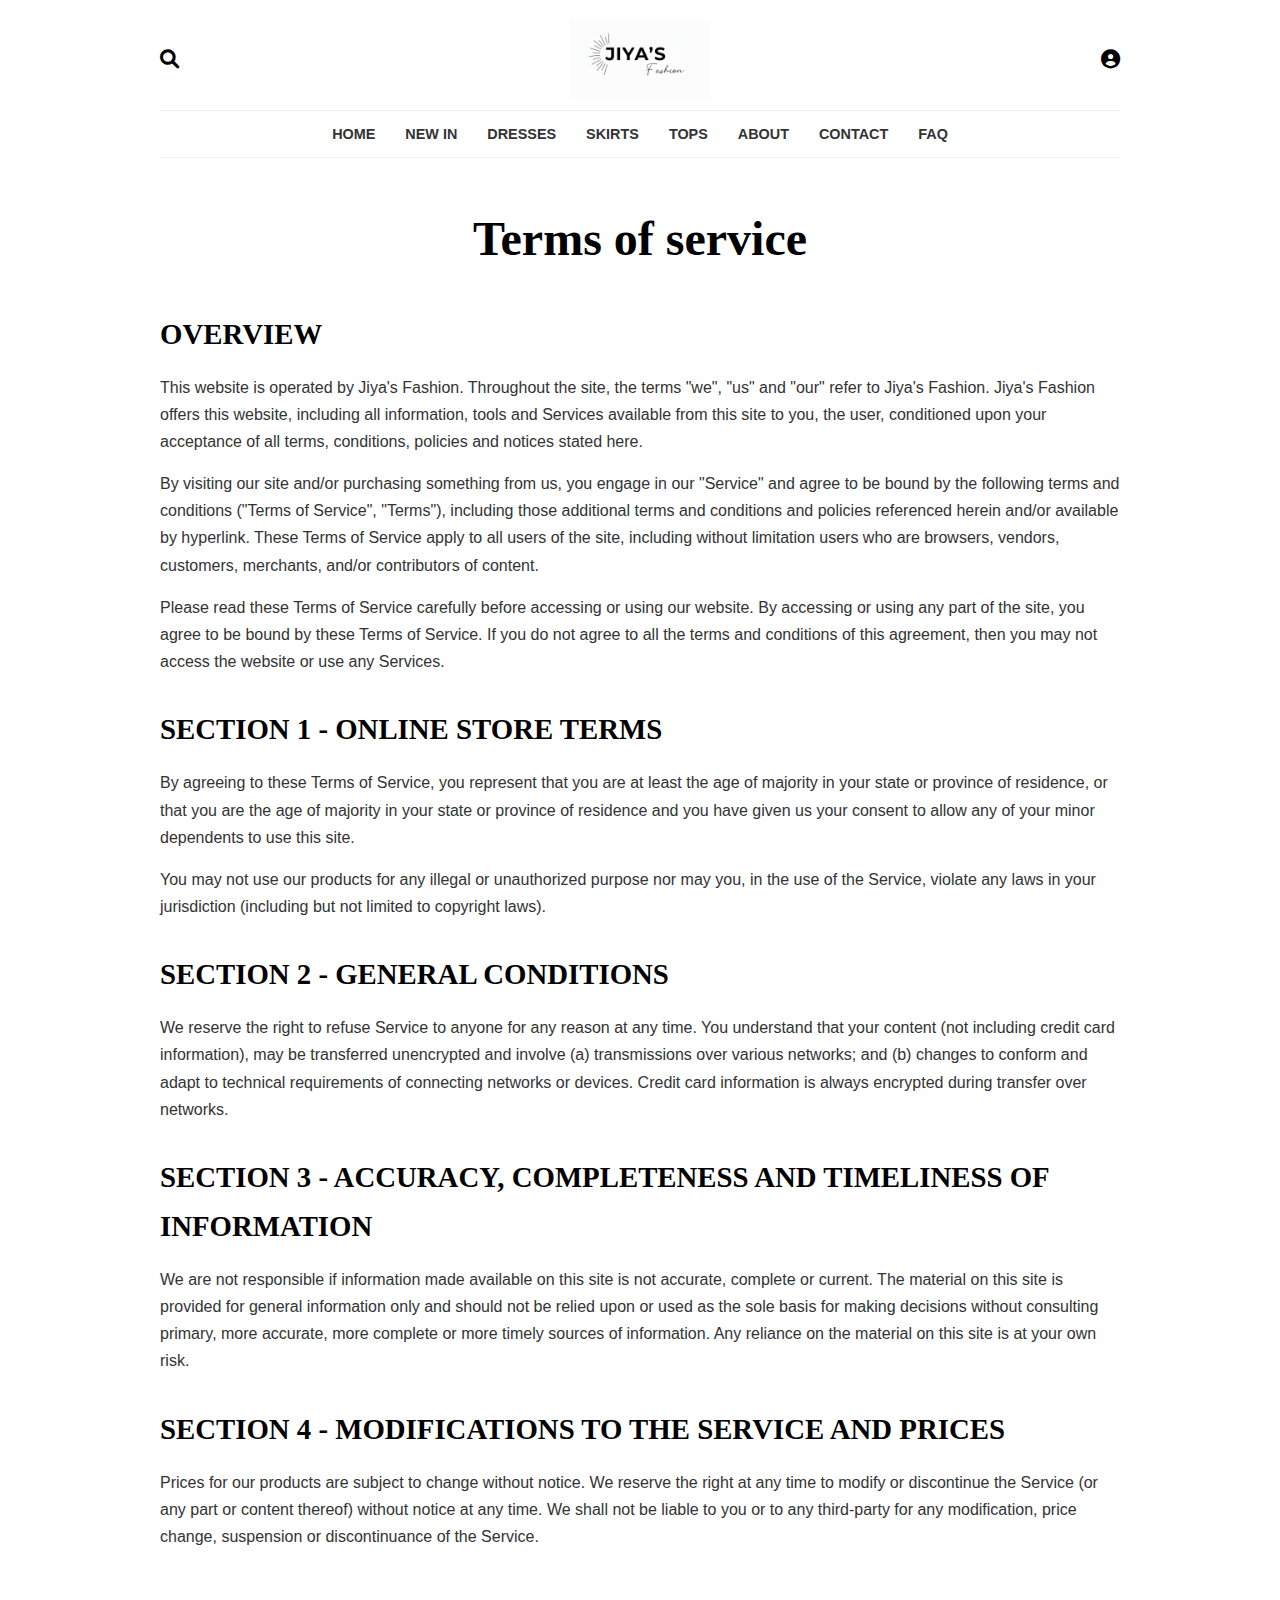
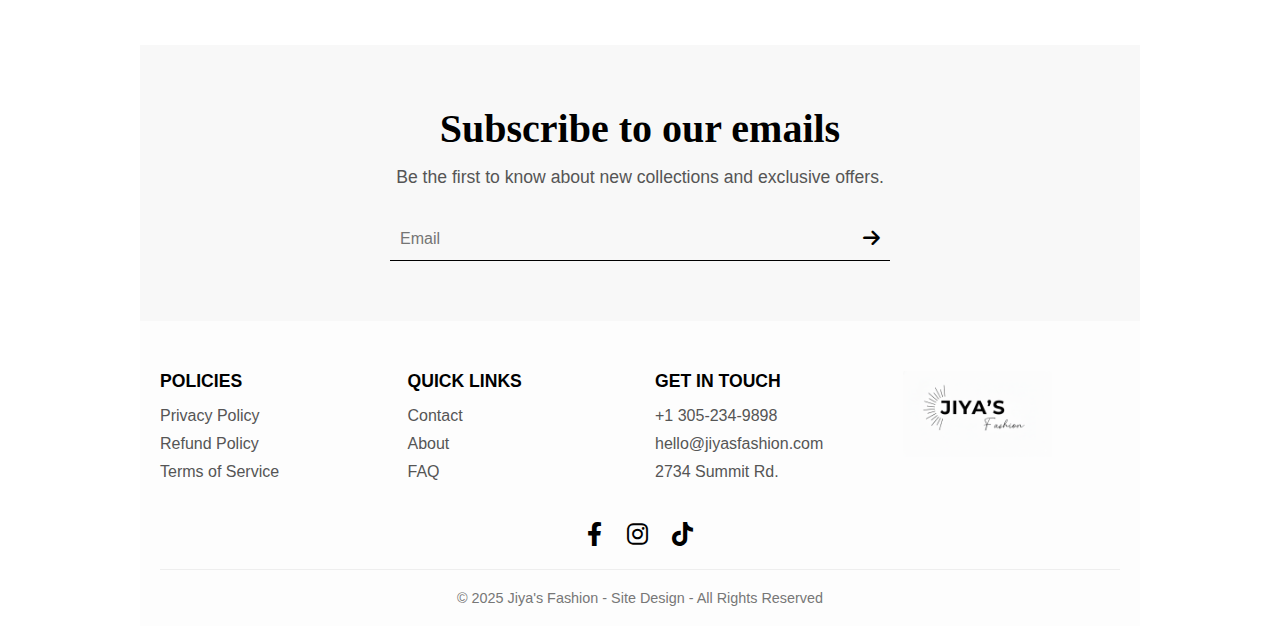
<file: terms.html>
<!DOCTYPE html>
<html lang="en">
<head>
    <meta charset="UTF-8">
    <meta name="viewport" content="width=device-width, initial-scale=1.0">
    <title>Jiya's Fashion</title>

    <link rel="icon" type="image/png" href="img/LOGO 2.png">
    <link rel="stylesheet" href="style.css">
    <link rel="stylesheet" href="https://cdnjs.cloudflare.com/ajax/libs/font-awesome/6.0.0-beta3/css/all.min.css">
</head>
<body>

    <header>
        <div class="header-top">
            <div class="icon search-icon" id="search-icon">
                <i class="fas fa-search"></i>
            </div>
            <div class="logo">
                <img src="img/LOGO 2.png" alt="Jiya's Fashion Logo">
            </div>
            <div class="icon user-icon" id="user-icon">
                <i class="fas fa-user-circle"></i>
            </div>
        </div>
        
        <nav>
            <ul>
                <li><a href="index.html">Home</a></li>
                <li><a href="coming-soon.html">New In</a></li>
                <li><a href="coming-soon.html">Dresses</a></li>
                <li><a href="coming-soon.html">Skirts</a></li>
                <li><a href="coming-soon.html">Tops</a></li>
                <li><a href="about.html">About</a></li>
                <li><a href="contact.html">Contact</a></li>
                <li><a href="faq.html">FAQ</a></li>
            </ul>
        </nav>
    </header>

    <div id="search-overlay" class="search-overlay">
        <button id="close-search" class="close-btn">&times;</button>
        <div class="search-overlay-content">
            <form action="#" class="search-overlay-form">
                <input type="search" placeholder="Search" class="search-overlay-input">
                <button type="submit" class="search-overlay-button">
                    <i class="fas fa-search"></i>
                </button>
            </form>
        </div>
    </div>

    <main>
        <div class="static-page-container">
            <h1>Terms of service</h1>
            
            <h2>OVERVIEW</h2>
            <p>This website is operated by Jiya's Fashion. Throughout the site, the terms "we", "us" and "our" refer to Jiya's Fashion. Jiya's Fashion offers this website, including all information, tools and Services available from this site to you, the user, conditioned upon your acceptance of all terms, conditions, policies and notices stated here.</p>
            <p>By visiting our site and/or purchasing something from us, you engage in our "Service" and agree to be bound by the following terms and conditions ("Terms of Service", "Terms"), including those additional terms and conditions and policies referenced herein and/or available by hyperlink. These Terms of Service apply to all users of the site, including without limitation users who are browsers, vendors, customers, merchants, and/or contributors of content.</p>
            <p>Please read these Terms of Service carefully before accessing or using our website. By accessing or using any part of the site, you agree to be bound by these Terms of Service. If you do not agree to all the terms and conditions of this agreement, then you may not access the website or use any Services.</p>

            <h2>SECTION 1 - ONLINE STORE TERMS</h2>
            <p>By agreeing to these Terms of Service, you represent that you are at least the age of majority in your state or province of residence, or that you are the age of majority in your state or province of residence and you have given us your consent to allow any of your minor dependents to use this site.</p>
            <p>You may not use our products for any illegal or unauthorized purpose nor may you, in the use of the Service, violate any laws in your jurisdiction (including but not limited to copyright laws).</p>

            <h2>SECTION 2 - GENERAL CONDITIONS</h2>
            <p>We reserve the right to refuse Service to anyone for any reason at any time. You understand that your content (not including credit card information), may be transferred unencrypted and involve (a) transmissions over various networks; and (b) changes to conform and adapt to technical requirements of connecting networks or devices. Credit card information is always encrypted during transfer over networks.</p>
            
            <h2>SECTION 3 - ACCURACY, COMPLETENESS AND TIMELINESS OF INFORMATION</h2>
            <p>We are not responsible if information made available on this site is not accurate, complete or current. The material on this site is provided for general information only and should not be relied upon or used as the sole basis for making decisions without consulting primary, more accurate, more complete or more timely sources of information. Any reliance on the material on this site is at your own risk.</p>
            
            <h2>SECTION 4 - MODIFICATIONS TO THE SERVICE AND PRICES</h2>
            <p>Prices for our products are subject to change without notice. We reserve the right at any time to modify or discontinue the Service (or any part or content thereof) without notice at any time. We shall not be liable to you or to any third-party for any modification, price change, suspension or discontinuance of the Service.</p>
            
        </div>
        
        <section class="subscribe-section">
            <h2 class="section-title-subscribe">Subscribe to our emails</h2>
            <p>Be the first to know about new collections and exclusive offers.</p>
            <form class="subscribe-form">
                <input type="email" placeholder="Email" class="subscribe-input">
                <button typea="submit" class="subscribe-button">
                    <i class="fas fa-arrow-right"></i>
                </button>
            </form>
        </section>

    </main>

    <footer>
        <div class="footer-content">
            <div class="footer-column">
                <h3>Policies</h3>
                <ul>
                    <li><a href="privacy.html">Privacy Policy</a></li>
                    <li><a href="refund.html">Refund Policy</a></li>
                    <li><a href="terms.html">Terms of Service</a></li>
                </ul>
            </div>
            <div class="footer-column">
                <h3>Quick links</h3>
                <ul>
                    <li><a href="contact.html">Contact</a></li>
                    <li><a href="about.html">About</a></li>
                    <li><a href="faq.html">FAQ</a></li>
                </ul>
            </div>
            <div class="footer-column">
                <h3>Get in touch</h3>
                <ul>
                    <li><a href="tel:+13052349898">+1 305-234-9898</a></li>
                    <li><a href="mailto:hello@jiyasfashion.com">hello@jiyasfashion.com</a></li>
                    <li><a href="#">2734 Summit Rd.</a></li>
                </ul>
            </div>
            <div class="footer-column">
                <img src="img/LOGO 2.png" alt="Jiya's Fashion Logo" class="footer-logo">
            </div>
        </div>
        <div class="footer-social">
            <a href="#"><i class="fab fa-facebook-f"></i></a>
            <a href="#"><i class="fab fa-instagram"></i></a>
            <a href="#"><i class="fab fa-tiktok"></i></a>
        </div>
        <div class="footer-bottom">
            <p>&copy; 2025 Jiya's Fashion - Site Design - All Rights Reserved</p>
        </div>
    </footer>

    <script>
        document.addEventListener('DOMContentLoaded', () => {
            
            const searchIcon = document.getElementById('search-icon');
            const searchOverlay = document.getElementById('search-overlay');
            const closeSearch = document.getElementById('close-search');

            if (searchIcon && searchOverlay && closeSearch) {
                searchIcon.addEventListener('click', (e) => {
                    e.preventDefault();
                    searchOverlay.classList.add('active');
                });
                closeSearch.addEventListener('click', () => {
                    searchOverlay.classList.remove('active');
                });
            }
            
            const userIcon = document.getElementById('user-icon');
            const loginModal = document.getElementById('login-modal');
            const closeModal = document.getElementById('close-modal');
            
            const loginForm = document.getElementById('login-form-container');
            const createAccountForm = document.getElementById('create-account-form-container');
            const showCreateAccountLink = document.getElementById('show-create-account-link');
            const showLoginLink = document.getElementById('show-login-link');

            if (userIcon && loginModal && closeModal && loginForm && createAccountForm && showCreateAccountLink && showLoginLink) {
                userIcon.addEventListener('click', (e) => {
                    e.preventDefault();
                    loginModal.classList.add('active');
                    loginForm.classList.add('active-form');
                    createAccountForm.classList.remove('active-form');
                });

                closeModal.addEventListener('click', () => {
                    loginModal.classList.remove('active');
                    loginForm.classList.remove('active-form');
                    createAccountForm.classList.remove('active-form');
                });

                loginModal.addEventListener('click', (e) => {
                    if (e.target === loginModal) {
                        loginModal.classList.remove('active');
                        loginForm.classList.remove('active-form');
                        createAccountForm.classList.remove('active-form');
                    }
                });
                
                showCreateAccountLink.addEventListener('click', (e) => {
                    e.preventDefault();
                    loginForm.classList.remove('active-form');
                    createAccountForm.classList.add('active-form');
                });
                
                showLoginLink.addEventListener('click', (e) => {
                    e.preventDefault();
                    createAccountForm.classList.remove('active-form');
                    loginForm.classList.add('active-form');
                });
            }

        });
    </script>

    <div id="login-modal" class="modal-overlay-container">
        <div class="modal-content">
            <button id="close-modal" class="close-btn">&times;</button>
            
            <div id="login-form-container" class="modal-form-container active-form">
                <h2>Login</h2>
                <form action="#" class="contact-form">
                    <div class="field">
                        <input type="email" placeholder="Email *" required>
                    </div>
                    <div class="field">
                        <input type="password" placeholder="Password *" required>
                    </div>
                    <button type="submit" class="btn-details">Login</button>
                </form>
                <p class="modal-switch">Don't have an account? <a href="#" id="show-create-account-link">Create one</a></p>
            </div>

            <div id="create-account-form-container" class="modal-form-container">
                <h2>Create Account</h2>
                <form action="#" class="contact-form">
                    <div class="field">
                        <input type="text" placeholder="Name *" required>
                    </div>
                    <div class="field">
                        <input type="email" placeholder="Email *" required>
                    </div>
                    <div class="field">
                        <input type="password" placeholder="Password *" required>
                    </div>
                    <button type="submit" class="btn-details">Create</button>
                </form>
                <p class="modal-switch">Already have an account? <a href="#" id="show-login-link">Login</a></p>
            </div>

        </div>
    </div>

</body>
</html>
</file>
<file: style.css>
* {
    margin: 0;
    padding: 0;
    box-sizing: border-box;
}

body {
    font-family: Arial, sans-serif;
    margin: 0 auto;
    max-width: 1000px;
    padding: 0 20px;
}

img {
    max-width: 100%;
    display: block;
}

a {
    text-decoration: none;
    color: #333;
}

ul {
    list-style: none;
}

.header-top {
    display: flex;
    justify-content: space-between;
    align-items: center;
    padding: 20px 0 10px 0;
}

.logo {
    flex-grow: 1;
    display: flex;
    justify-content: center;
}

.logo img {
    height: 80px;
}

.icon {
    font-size: 1.2rem;
    cursor: pointer;
}

nav {
    border-top: 1px solid #eee;
    border-bottom: 1px solid #eee;
    padding: 5px 0;
}

nav ul {
    display: flex;
    justify-content: center;
    flex-wrap: wrap;
}

nav ul li a {
    padding: 10px 15px;
    display: block;
    font-size: 0.9rem;
    text-transform: uppercase;
    font-weight: bold;
}

.hero {
    margin-top: 30px;
}

.hero-title {
    font-family: 'Times New Roman', Times, serif;
    font-size: 3rem;
    text-align: center;
    margin-bottom: 20px;
    letter-spacing: 2px;
}

.hero-carousel {
    position: relative;
    width: 100%;
    height: 500px;
    overflow: hidden;
    box-shadow: 0 0 10px rgba(0,0,0,0.1);
    background-color: #f0f0f0; 
}

.carousel-inner {
    position: relative;
    width: 100%;
    height: 100%;
}

.carousel-item {
    position: absolute;
    top: 0;
    left: 0;
    width: 100%;
    height: 100%;
    opacity: 0;
    filter: blur(5px);
    transition: opacity 1.5s ease, filter 1.5s ease;
    visibility: hidden;
    z-index: 0;
}

.carousel-item.active {
    opacity: 1;
    filter: blur(0px);
    visibility: visible;
    z-index: 1;
}

.carousel-item.blur-out {
    opacity: 0;
    filter: blur(5px);
    visibility: visible;
    z-index: 0;
}

.carousel-item.no-transition {
    transition: none;
}


.carousel-item img {
    width: 100%;
    height: 100%;
    object-fit: cover;
}

.carousel-dots {
    position: absolute;
    bottom: 20px;
    left: 50%;
    transform: translateX(-50%);
    z-index: 2;
}

.dot {
    display: inline-block;
    width: 15px;
    height: 15px;
    margin: 0 5px;
    background-color: #d3d3d3;
    border-radius: 0;
    cursor: pointer;
    transition: background-color 0.6s ease;
}

.dot.active, .dot:hover {
    background-color: #000;
}


.categories {
    display: flex;
    justify-content: space-between;
    gap: 20px;
    margin-top: 40px;
    padding-bottom: 40px;
}

.category-item {
    flex-basis: 32%;
    border: 1px solid #000;
    padding: 15px;
}

.category-item img {
    width: 100%;
    height: 300px;
    object-fit: cover;
    margin-bottom: 15px;
}

.category-title {
    text-align: center;
    font-size: 1.2rem;
    display: flex;
    align-items: center;
    gap: 10px;
    color: #555;
}

.category-title::before,
.category-title::after {
    content: '';
    flex-grow: 1;
    height: 1px;
    background-color: #999;
}

.featured-products {
    padding: 40px 0;
    text-align: center;
    overflow: hidden;
}

.section-title {
    font-family: 'Times New Roman', Times, serif;
    font-size: 2.5rem;
    text-align: center;
    margin-bottom: 30px;
    display: inline-block;
    position: relative;
    padding-bottom: 10px;
}

.section-title::after {
    content: '';
    position: absolute;
    bottom: 0;
    left: 0;
    width: 100%;
    height: 2px;
    background-color: #000;
    transform: scaleX(0);
    transform-origin: center;
    animation: grow-line 1.5s ease-out 0.5s forwards;
}

@keyframes grow-line {
    from {
        transform: scaleX(0);
    }
    to {
        transform: scaleX(1);
    }
}

.product-grid {
    display: flex;
    gap: 20px;
    text-align: left;
    overflow-x: auto;
    padding-bottom: 20px;
    -ms-overflow-style: none;
    scrollbar-width: none;
}

.product-grid::-webkit-scrollbar {
    display: none;
}

.product-card {
    background-color: #fff;
    border: none;
    text-align: left;
    overflow: hidden;
    flex-basis: 240px;
    flex-shrink: 0;
}

.product-image {
    width: 100%;
    height: 600px;
    overflow: hidden;
}

.product-image img {
    width: 100%;
    height: 100%;
    object-fit: cover;
}

.product-info {
    padding: 15px 0;
}

.product-title {
    font-size: 1.1rem;
    font-weight: bold;
    margin-bottom: 10px;
    text-transform: uppercase;
}

.product-price {
    font-size: 1rem;
    color: #555;
    margin-bottom: 15px;
    display: block;
}

.btn-details {
    background-color: #fff;
    color: #000;
    border: 2px solid #000;
    padding: 10px 20px;
    cursor: pointer;
    font-weight: bold;
    text-transform: uppercase;
    font-size: 0.8rem;
    width: 100%;
    display: block;
    text-align: center;
}

.btn-details:hover {
    background-color: #000;
    color: #fff;
}

/* --- Product Detail Page --- */

.product-detail-container {
    display: flex;
    gap: 30px;
    margin-top: 40px;
    padding-bottom: 40px;
}

.product-detail-gallery {
    flex-basis: 60%;
    display: grid;
    grid-template-columns: 1fr 1fr;
    gap: 15px;
}

.product-detail-gallery img {
    width: 100%;
    height: 100%;
    object-fit: cover;
    border: 1px solid #eee;
}

.product-detail-info {
    flex-basis: 40%;
    padding-left: 20px;
}

.product-detail-info h2 {
    font-family: 'Times New Roman', Times, serif;
    font-size: 2.5rem;
    margin-bottom: 10px;
}

.detail-price {
    font-size: 1.5rem;
    color: #555;
    display: block;
    margin-bottom: 20px;
}

.product-detail-info p {
    font-size: 1rem;
    line-height: 1.6;
    color: #333;
    margin-bottom: 10px;
}

.detail-section {
    margin-top: 30px;
    border-top: 1px solid #eee;
    padding-top: 20px;
}

.detail-section h3 {
    font-size: 1.2rem;
    font-weight: bold;
    margin-bottom: 10px;
}

/* --- Subscribe Section --- */
.subscribe-section {
    background-color: #f8f8f8;
    text-align: center;
    padding: 60px 20px;
    margin: 40px -20px 0 -20px;
}

.section-title-subscribe {
    font-family: 'Times New Roman', Times, serif;
    font-size: 2.5rem;
    margin-bottom: 15px;
}

.subscribe-section p {
    font-size: 1.1rem;
    color: #555;
    margin-bottom: 30px;
}

.subscribe-form {
    display: flex;
    justify-content: center;
    max-width: 500px;
    margin: 0 auto;
    border-bottom: 1px solid #000;
}

.subscribe-input {
    flex-grow: 1;
    border: none;
    background: transparent;
    padding: 10px;
    font-size: 1rem;
}

.subscribe-input:focus {
    outline: none;
}

.subscribe-button {
    background: transparent;
    border: none;
    cursor: pointer;
    padding: 10px;
    font-size: 1.2rem;
}

/* --- Footer --- */
footer {
    background-color: #fdfdfd;
    padding: 50px 20px 20px 20px;
    margin: 0 -20px -20px -20px;
}

.footer-content {
    display: grid;
    grid-template-columns: repeat(4, 1fr);
    gap: 30px;
    margin-bottom: 30px;
}

.footer-column h3 {
    font-size: 1.1rem;
    font-weight: bold;
    text-transform: uppercase;
    margin-bottom: 15px;
}

.footer-column ul li {
    margin-bottom: 10px;
}

.footer-column ul li a {
    font-size: 1.0rem;
    color: #555;
    text-decoration: none;
}

.footer-column ul li a:hover {
    text-decoration: underline;
}

.footer-logo {
    max-width: 150px;
}

.footer-social {
    text-align: center;
    margin-bottom: 20px;
    padding-bottom: 20px;
    border-bottom: 1px solid #eee;
}

.footer-social a {
    font-size: 1.5rem;
    color: #000;
    margin: 0 10px;
}

.footer-bottom {
    text-align: center;
    font-size: 0.9rem;
    color: #777;
}

/* --- Static Page Styles --- */
.static-page-container {
    padding: 40px 0;
    line-height: 1.7;
}

.static-page-container h1 {
    font-family: 'Times New Roman', Times, serif;
    font-size: 3rem;
    text-align: center;
    margin-bottom: 30px;
}

.static-page-container h2 {
    font-family: 'Times New Roman', Times, serif;
    font-size: 1.8rem;
    margin-top: 30px;
    margin-bottom: 15px;
}

.static-page-container p {
    font-size: 1rem;
    color: #333;
    margin-bottom: 15px;
}

.static-page-container ul {
    list-style: disc;
    padding-left: 20px;
    margin-bottom: 15px;
}

.static-page-container ul li {
    margin-bottom: 10px;
}

/* --- Coming Soon Page --- */
.coming-soon-container {
    display: flex;
    flex-direction: column;
    align-items: center;
    justify-content: center;
    min-height: 40vh;
    text-align: center;
}

.coming-soon-title {
    font-family: 'Times New Roman', Times, serif;
    font-size: 3.5rem;
    font-weight: bold;
    color: #333;
    margin-bottom: 15px;
}

.coming-soon-text {
    font-size: 1.2rem;
    color: #555;
}

@media screen and (max-width: 749px) {
    .coming-soon-title {
        font-size: 2.5rem;
    }
}


/* --- Contact Form Styles --- */
.contact-form {
    display: grid;
    gap: 20px;
}

.contact-form .field {
    position: relative;
    border: 1px solid #ccc;
    padding: 12px;
}

.contact-form .field input,
.contact-form .field textarea {
    border: none;
    width: 100%;
    font-size: 1rem;
    padding: 5px;
}

.contact-form .field input:focus,
.contact-form .field textarea:focus {
    outline: none;
}

.contact-form .field textarea {
    min-height: 150px;
    resize: vertical;
}

.contact-form .btn-details {
    width: auto;
    padding-left: 40px;
    padding-right: 40px;
    justify-self: start;
}

/* --- Search Overlay Styles --- */
.search-overlay {
    position: fixed;
    top: 0;
    left: 0;
    width: 100%;
    height: 100%;
    background-color: rgba(255, 255, 255, 0.95);
    z-index: 1000;
    display: flex;
    justify-content: center;
    align-items: center;
    opacity: 0;
    visibility: hidden;
    transition: opacity 0.3s ease, visibility 0.3s ease;
}

.search-overlay.active {
    opacity: 1;
    visibility: visible;
}

.close-btn {
    position: absolute;
    top: 30px;
    right: 40px;
    font-size: 3rem;
    color: #000;
    background: transparent;
    border: none;
    cursor: pointer;
}

.search-overlay-content {
    width: 100%;
    max-width: 600px;
}

.search-overlay-form {
    display: flex;
    border-bottom: 2px solid #000;
}

.search-overlay-input {
    border: none;
    background: transparent;
    font-size: 2rem;
    padding: 10px;
    width: 100%;
}

.search-overlay-input:focus {
    outline: none;
}

.search-overlay-button {
    background: transparent;
    border: none;
    cursor: pointer;
    padding: 10px;
    font-size: 1.5rem;
}

/* --- Login Modal Styles --- */
.modal-overlay-container {
    position: fixed;
    top: 0;
    left: 0;
    width: 100%;
    height: 100%;
    background-color: rgba(0, 0, 0, 0.6);
    z-index: 1000;
    display: flex;
    justify-content: center;
    align-items: center;
    opacity: 0;
    visibility: hidden;
    transition: opacity 0.3s ease, visibility 0.3s ease;
}

.modal-overlay-container.active {
    opacity: 1;
    visibility: visible;
}

.modal-content {
    background-color: #fff;
    padding: 40px;
    border-radius: 5px;
    width: 100%;
    max-width: 450px;
    position: relative;
    box-shadow: 0 5px 15px rgba(0,0,0,0.3);
}

.modal-form-container {
    display: none;
}

.modal-form-container.active-form {
    display: block;
}

.modal-content h2 {
    font-family: 'Times New Roman', Times, serif;
    font-size: 2.5rem;
    text-align: center;
    margin-bottom: 25px;
}

.modal-content .contact-form .btn-details {
    width: 100%;
    margin-top: 15px;
}

.modal-switch {
    text-align: center;
    margin-top: 20px;
    font-size: 0.9rem;
}

.modal-switch a {
    color: #000;
    font-weight: bold;
    text-decoration: underline;
}
</file>
